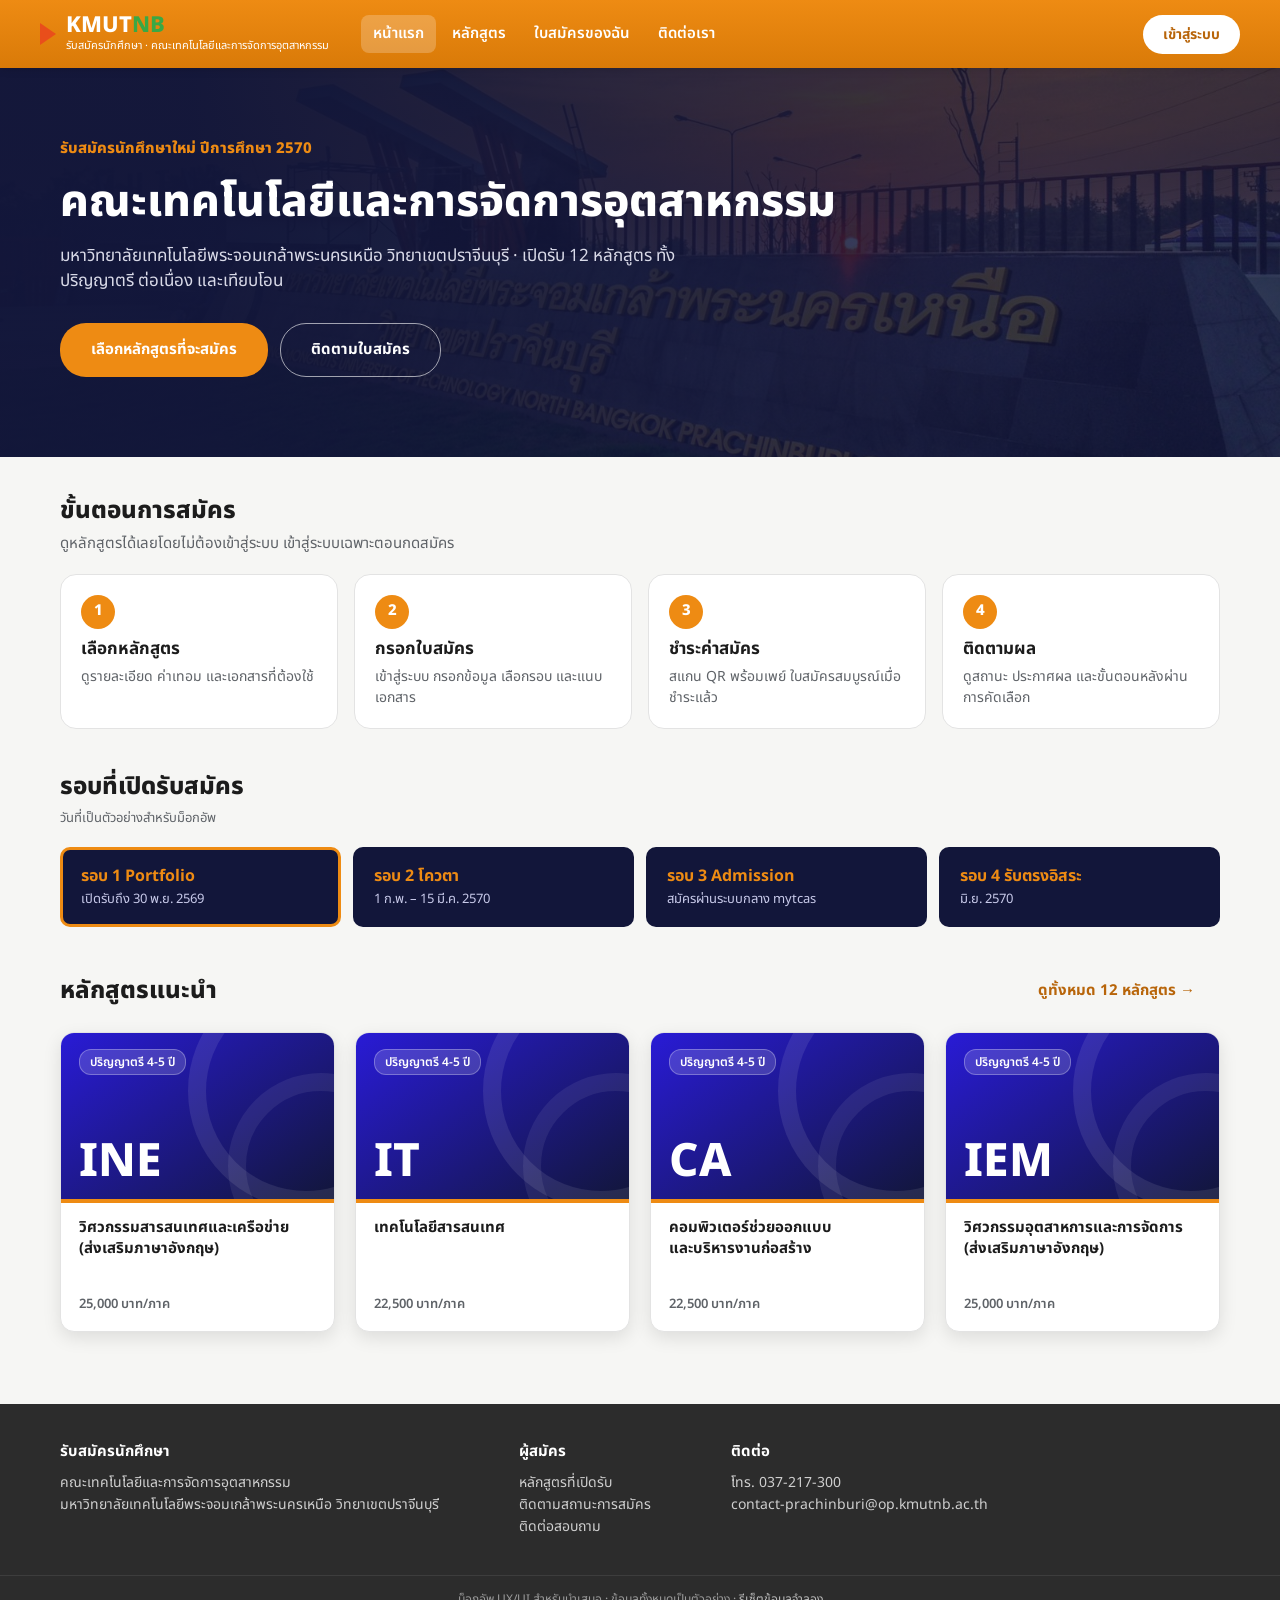
<file: index.html>
<!DOCTYPE html>
<html lang="th">
<head>
<meta charset="UTF-8">
<meta name="viewport" content="width=device-width, initial-scale=1.0">
<title>รับสมัครนักศึกษา | คณะเทคโนโลยีและการจัดการอุตสาหกรรม มจพ. ปราจีนบุรี</title>
<link rel="preconnect" href="https://fonts.googleapis.com">
<link href="https://fonts.googleapis.com/css2?family=Noto+Sans+Thai:wght@400;500;600;700;800&display=swap" rel="stylesheet">
<link rel="stylesheet" href="css/app.css">
</head>
<body data-nav="index.html">
<div id="header"></div>

<main id="main">
  <section class="hero">
    <img src="assets/photos/building2.jpg" alt="">
    <div class="hero-inner">
      <div class="eyebrow">รับสมัครนักศึกษาใหม่ ปีการศึกษา 2570</div>
      <h1>คณะเทคโนโลยีและการจัดการอุตสาหกรรม</h1>
      <p>มหาวิทยาลัยเทคโนโลยีพระจอมเกล้าพระนครเหนือ วิทยาเขตปราจีนบุรี · เปิดรับ 12 หลักสูตร ทั้งปริญญาตรี ต่อเนื่อง และเทียบโอน</p>
      <div class="row">
        <a class="btn btn-primary btn-lg" href="programs.html">เลือกหลักสูตรที่จะสมัคร</a>
        <a class="btn btn-ondark btn-lg" id="trackBtn" href="login.html?next=status.html">ติดตามใบสมัคร</a>
      </div>
    </div>
  </section>

  <div class="container page">
    <section class="home-sec">
      <h2 class="section-title">ขั้นตอนการสมัคร</h2>
      <p class="sub">ดูหลักสูตรได้เลยโดยไม่ต้องเข้าสู่ระบบ เข้าสู่ระบบเฉพาะตอนกดสมัคร</p>
      <div class="steps">
        <div class="step"><div class="num">1</div><h3>เลือกหลักสูตร</h3><p>ดูรายละเอียด ค่าเทอม และเอกสารที่ต้องใช้</p></div>
        <div class="step"><div class="num">2</div><h3>กรอกใบสมัคร</h3><p>เข้าสู่ระบบ กรอกข้อมูล เลือกรอบ และแนบเอกสาร</p></div>
        <div class="step"><div class="num">3</div><h3>ชำระค่าสมัคร</h3><p>สแกน QR พร้อมเพย์ ใบสมัครสมบูรณ์เมื่อชำระแล้ว</p></div>
        <div class="step"><div class="num">4</div><h3>ติดตามผล</h3><p>ดูสถานะ ประกาศผล และขั้นตอนหลังผ่านการคัดเลือก</p></div>
      </div>
    </section>

    <section class="home-sec">
      <h2 class="section-title">รอบที่เปิดรับสมัคร</h2>
      <p class="sub small">วันที่เป็นตัวอย่างสำหรับม็อกอัพ</p>
      <div class="rounds">
        <div class="round now"><b>รอบ 1 Portfolio</b><span>เปิดรับถึง 30 พ.ย. 2569</span></div>
        <div class="round"><b>รอบ 2 โควตา</b><span>1 ก.พ. – 15 มี.ค. 2570</span></div>
        <div class="round"><b>รอบ 3 Admission</b><span>สมัครผ่านระบบกลาง mytcas</span></div>
        <div class="round"><b>รอบ 4 รับตรงอิสระ</b><span>มิ.ย. 2570</span></div>
      </div>
    </section>

    <section class="home-sec">
      <div class="head-row">
        <h2 class="section-title">หลักสูตรแนะนำ</h2>
        <a class="btn btn-ghost" href="programs.html">ดูทั้งหมด 12 หลักสูตร →</a>
      </div>
      <div class="grid-programs" id="featured"></div>
    </section>
  </div>
</main>

<div id="footer"></div>
<script src="js/data.js"></script>
<script src="js/mock.js"></script>
<script>
  document.getElementById("featured").innerHTML =
    ["INE","IT","CA","IEM"].map(c => programCard(programByCode(c))).join("");
  /* already signed in: go straight to my applications */
  if(Store.user) document.getElementById("trackBtn").href = "status.html";
</script>
</body>
</html>
</file>
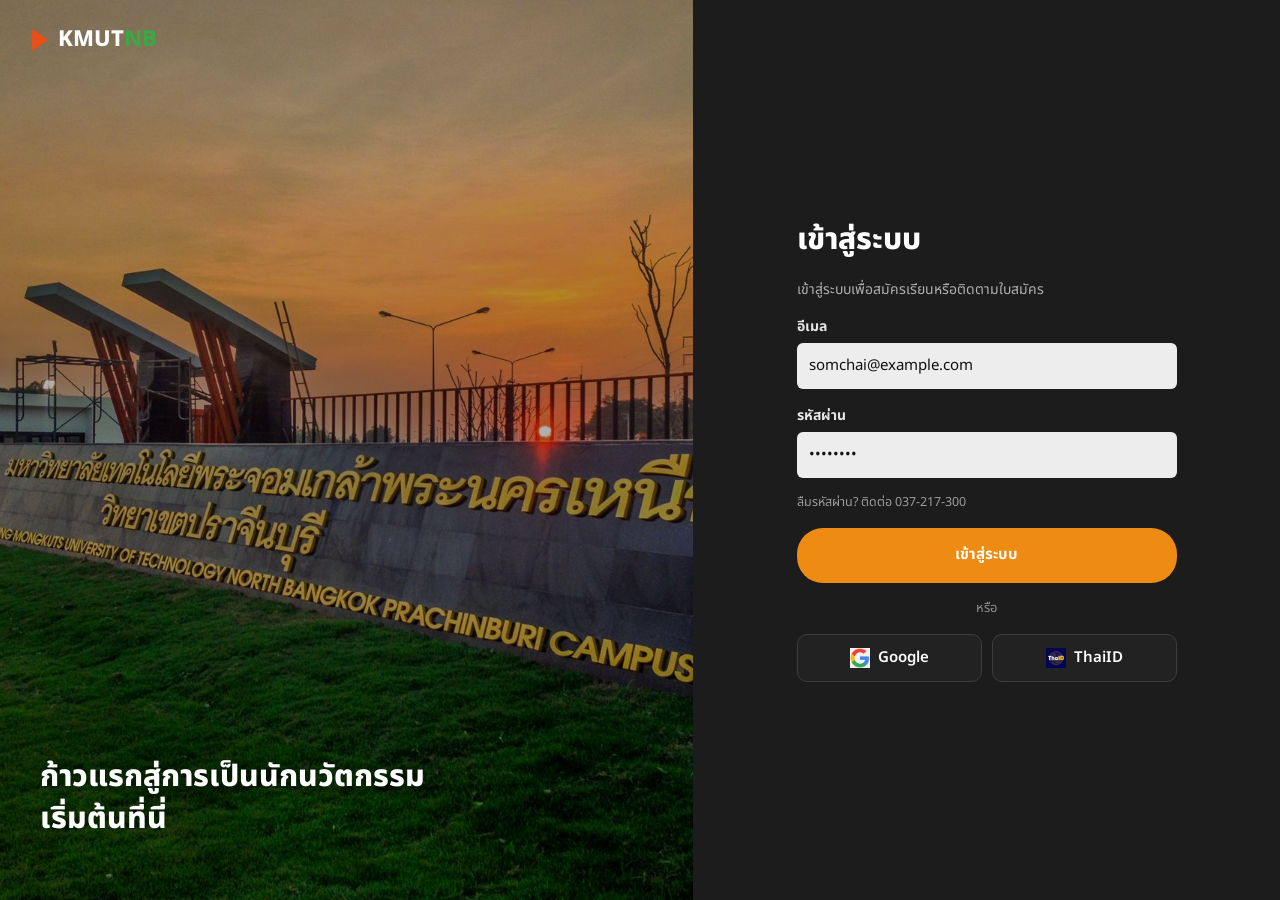
<file: apply.html>
<!DOCTYPE html>
<html lang="th">
<head>
<meta charset="UTF-8">
<meta name="viewport" content="width=device-width, initial-scale=1.0">
<title>รอบและเอกสาร | สมัครเรียน มจพ. ปราจีนบุรี</title>
<link rel="preconnect" href="https://fonts.googleapis.com">
<link href="https://fonts.googleapis.com/css2?family=Noto+Sans+Thai:wght@400;500;600;700;800&display=swap" rel="stylesheet">
<link rel="stylesheet" href="css/app.css">
</head>
<body data-auth="1" data-nav="programs.html" data-step="3">
<div id="header"></div>

<main id="main">
  <div class="narrow page stack">
    <div>
      <h1 class="page-title">สมัครเรียน</h1>
      <div class="apply-for" id="applyFor"></div>
      <ol class="stepper" id="stepper"></ol>
    </div>

    <section class="card">
      <div>
        <h2 class="card-title">เลือกรอบการรับสมัคร</h2>
        <p class="hint">แสดงเฉพาะรอบที่สมัครตรงกับมหาวิทยาลัย</p>
      </div>
      <div class="radios">
        <label class="radio wide"><input type="radio" name="round" value="รอบ 1 Portfolio" checked><span class="lbl">รอบ 1 Portfolio</span><span class="badge b-green">เปิดรับถึง 30 พ.ย. 2569</span></label>
        <label class="radio wide disabled"><input type="radio" name="round" disabled><span class="lbl">รอบ 2 โควตา</span><span class="badge b-gray">เปิด 1 ก.พ. 2570</span></label>
      </div>
      <div class="callout info"><span class="ic">i</span><div>รอบ 3 Admission สมัครผ่านระบบกลาง <a href="https://student.mytcas.com" target="_blank" rel="noopener">mytcas.com</a> ไม่ได้สมัครในระบบนี้</div></div>
    </section>

    <section class="card">
      <div>
        <h2 class="card-title">แนบเอกสาร</h2>
        <p class="hint">PDF หรือรูปภาพ ไม่เกิน 10 MB ต่อไฟล์ · คลิกหรือลากไฟล์มาวาง</p>
      </div>
      <div class="field">
        <span class="label">แฟ้มสะสมผลงาน (Portfolio) <span class="req">*</span></span>
        <label class="upload has"><span class="fi">✓</span><span><span class="t">portfolio-somchai.pdf</span><span class="s">แนบแล้ว · คลิกเพื่อเปลี่ยนไฟล์</span></span><input type="file" accept=".pdf"></label>
      </div>
      <div class="field">
        <span class="label">ระเบียนแสดงผลการเรียน <span class="req">*</span></span>
        <label class="upload has"><span class="fi">✓</span><span><span class="t">transcript.pdf</span><span class="s">แนบแล้ว · คลิกเพื่อเปลี่ยนไฟล์</span></span><input type="file" accept=".pdf,image/*"></label>
      </div>
      <div class="field">
        <span class="label">รูปถ่าย 1-1.5 นิ้ว <span class="req">*</span></span>
        <label class="upload has"><span class="fi">✓</span><span><span class="t">photo.jpg</span><span class="s">แนบแล้ว · คลิกเพื่อเปลี่ยนไฟล์</span></span><input type="file" accept="image/*"></label>
      </div>
      <div class="field">
        <span class="label">สำเนาบัตรประชาชน <span class="req">*</span></span>
        <label class="upload has"><span class="fi">✓</span><span><span class="t">idcard.pdf</span><span class="s">แนบแล้ว · คลิกเพื่อเปลี่ยนไฟล์</span></span><input type="file" accept=".pdf,image/*"></label>
      </div>
      <div class="field">
        <span class="label">สำเนาใบเปลี่ยนชื่อ-สกุล <span class="opt">(ถ้ามี)</span></span>
        <label class="upload"><span class="fi">↑</span><span><span class="t">แนบไฟล์</span><span class="s">คลิกหรือลากไฟล์มาวาง · ไม่เกิน 10 MB</span></span><input type="file" accept=".pdf,image/*"></label>
      </div>
    </section>
  </div>

  <div class="form-bar">
    <div class="narrow">
      <a class="btn btn-outline" href="profile-3.html">← ย้อนกลับ</a>
      <span class="saved" id="docCount">แนบเอกสารครบ 4/4</span>
      <span class="spacer"></span>
      <a class="btn btn-primary btn-lg" id="nextBtn" href="review.html">ถัดไป: ตรวจสอบ →</a>
    </div>
  </div>
</main>

<div id="footer"></div>
<script src="js/data.js"></script>
<script src="js/mock.js"></script>
<script>
  /* returning applicants skip steps 1-3, so "back" leads to the program page instead */
  if(Store.profile.done && document.referrer.indexOf("profile-3.html") === -1){
    const back = document.querySelector(".form-bar .btn-outline");
    back.href = "major.html?code=" + chosenProgram().code;
    back.textContent = "← กลับไปหน้าหลักสูตร";
  }
  const required = () => [...document.querySelectorAll(".upload")].slice(0, 4);
  function count(){
    const n = required().filter(b => b.classList.contains("has")).length;
    const el = document.getElementById("docCount");
    el.textContent = n === 4 ? "แนบเอกสารครบ 4/4" : "แนบเอกสารแล้ว " + n + "/4";
    el.style.color = n === 4 ? "" : "var(--orange-700)";
  }
  document.addEventListener("docs-changed", count);
  document.getElementById("nextBtn").addEventListener("click", e => {
    e.preventDefault();
    Store.saveDraft({ round: document.querySelector('input[name=round]:checked').value });
    location.href = "review.html";
  });
</script>
</body>
</html>
</file>
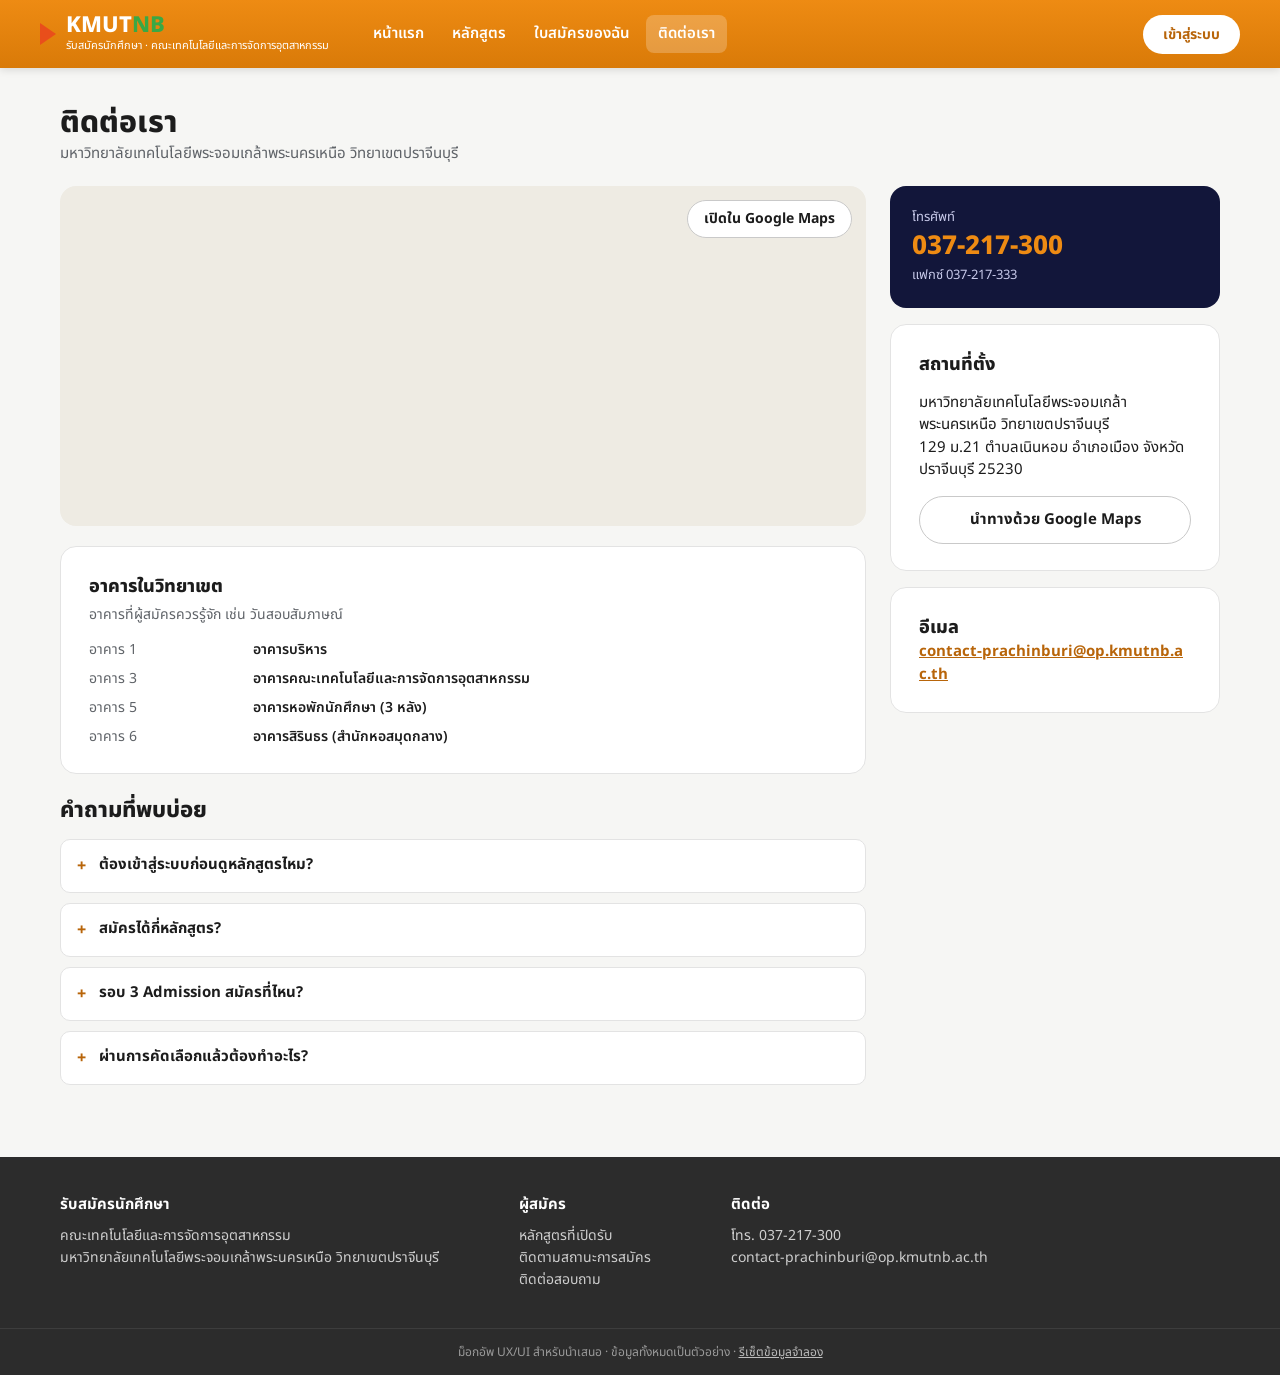
<file: contact.html>
<!DOCTYPE html>
<html lang="th">
<head>
<meta charset="UTF-8">
<meta name="viewport" content="width=device-width, initial-scale=1.0">
<title>ติดต่อเรา | รับสมัครนักศึกษา มจพ. ปราจีนบุรี</title>
<link rel="preconnect" href="https://fonts.googleapis.com">
<link href="https://fonts.googleapis.com/css2?family=Noto+Sans+Thai:wght@400;500;600;700;800&display=swap" rel="stylesheet">
<link rel="stylesheet" href="css/app.css">
</head>
<body data-nav="contact.html">
<div id="header"></div>

<main id="main" class="container page stack">
  <div>
    <h1 class="page-title">ติดต่อเรา</h1>
    <p class="muted">มหาวิทยาลัยเทคโนโลยีพระจอมเกล้าพระนครเหนือ วิทยาเขตปราจีนบุรี</p>
  </div>

  <div class="two-col">
    <div class="stack">
      <div class="map">
        <iframe title="แผนที่ มจพ. วิทยาเขตปราจีนบุรี" loading="lazy" referrerpolicy="no-referrer-when-downgrade"
          src="https://www.google.com/maps?q=14.160517,101.349076&z=16&output=embed"></iframe>
        <a class="btn btn-outline btn-sm open-maps" target="_blank" rel="noopener"
           href="https://www.google.com/maps/dir/?api=1&destination=14.160517,101.349076">เปิดใน Google Maps</a>
      </div>

      <section class="card">
        <div>
          <h2 class="card-title" style="font-size:18px;">อาคารในวิทยาเขต</h2>
          <p class="hint small">อาคารที่ผู้สมัครควรรู้จัก เช่น วันสอบสัมภาษณ์</p>
        </div>
        <dl class="summary">
          <dt>อาคาร 1</dt><dd>อาคารบริหาร</dd>
          <dt>อาคาร 3</dt><dd>อาคารคณะเทคโนโลยีและการจัดการอุตสาหกรรม</dd>
          <dt>อาคาร 5</dt><dd>อาคารหอพักนักศึกษา (3 หลัง)</dd>
          <dt>อาคาร 6</dt><dd>อาคารสิรินธร (สำนักหอสมุดกลาง)</dd>
        </dl>
      </section>

      <section class="faq">
        <h2 class="section-title" style="font-size:22px;margin-bottom:12px;">คำถามที่พบบ่อย</h2>
        <details class="more"><summary>ต้องเข้าสู่ระบบก่อนดูหลักสูตรไหม?</summary><div>ไม่ต้อง ดูหลักสูตรได้เลย เข้าสู่ระบบเฉพาะตอนกด "สมัครหลักสูตรนี้"</div></details>
        <details class="more"><summary>สมัครได้กี่หลักสูตร?</summary><div>สมัครได้หลายหลักสูตร กรอกข้อมูลผู้สมัครครั้งแรกครั้งเดียว หลักสูตรต่อไปเลือกรอบและแนบเอกสารได้เลย</div></details>
        <details class="more"><summary>รอบ 3 Admission สมัครที่ไหน?</summary><div>สมัครผ่านระบบกลาง mytcas.com ไม่ได้สมัครในระบบนี้</div></details>
        <details class="more"><summary>ผ่านการคัดเลือกแล้วต้องทำอะไร?</summary><div>ยืนยันสิทธิ์ที่ mytcas.com ภายในกำหนด แล้วรายงานตัวและขึ้นทะเบียนนักศึกษาใหม่กับมหาวิทยาลัย</div></details>
      </section>
    </div>

    <aside class="aside">
      <div class="fee-box">
        <div class="lbl">โทรศัพท์</div>
        <a class="amt" href="tel:037217300" style="display:block;font-size:26px;text-decoration:none;">037-217-300</a>
        <div class="per">แฟกซ์ 037-217-333</div>
      </div>
      <section class="card">
        <h2 class="card-title" style="font-size:18px;">สถานที่ตั้ง</h2>
        <p>มหาวิทยาลัยเทคโนโลยีพระจอมเกล้าพระนครเหนือ วิทยาเขตปราจีนบุรี<br>129 ม.21 ตำบลเนินหอม อำเภอเมือง จังหวัดปราจีนบุรี 25230</p>
        <a class="btn btn-outline btn-block" target="_blank" rel="noopener" href="https://www.google.com/maps/dir/?api=1&destination=14.160517,101.349076">นำทางด้วย Google Maps</a>
      </section>
      <section class="card">
        <h2 class="card-title" style="font-size:18px;">อีเมล</h2>
        <a href="mailto:contact-prachinburi@op.kmutnb.ac.th" style="color:var(--orange-700);font-weight:700;word-break:break-all;">contact-prachinburi@op.kmutnb.ac.th</a>
      </section>
    </aside>
  </div>
</main>

<div id="footer"></div>
<script src="js/data.js"></script>
<script src="js/mock.js"></script>
</body>
</html>
</file>
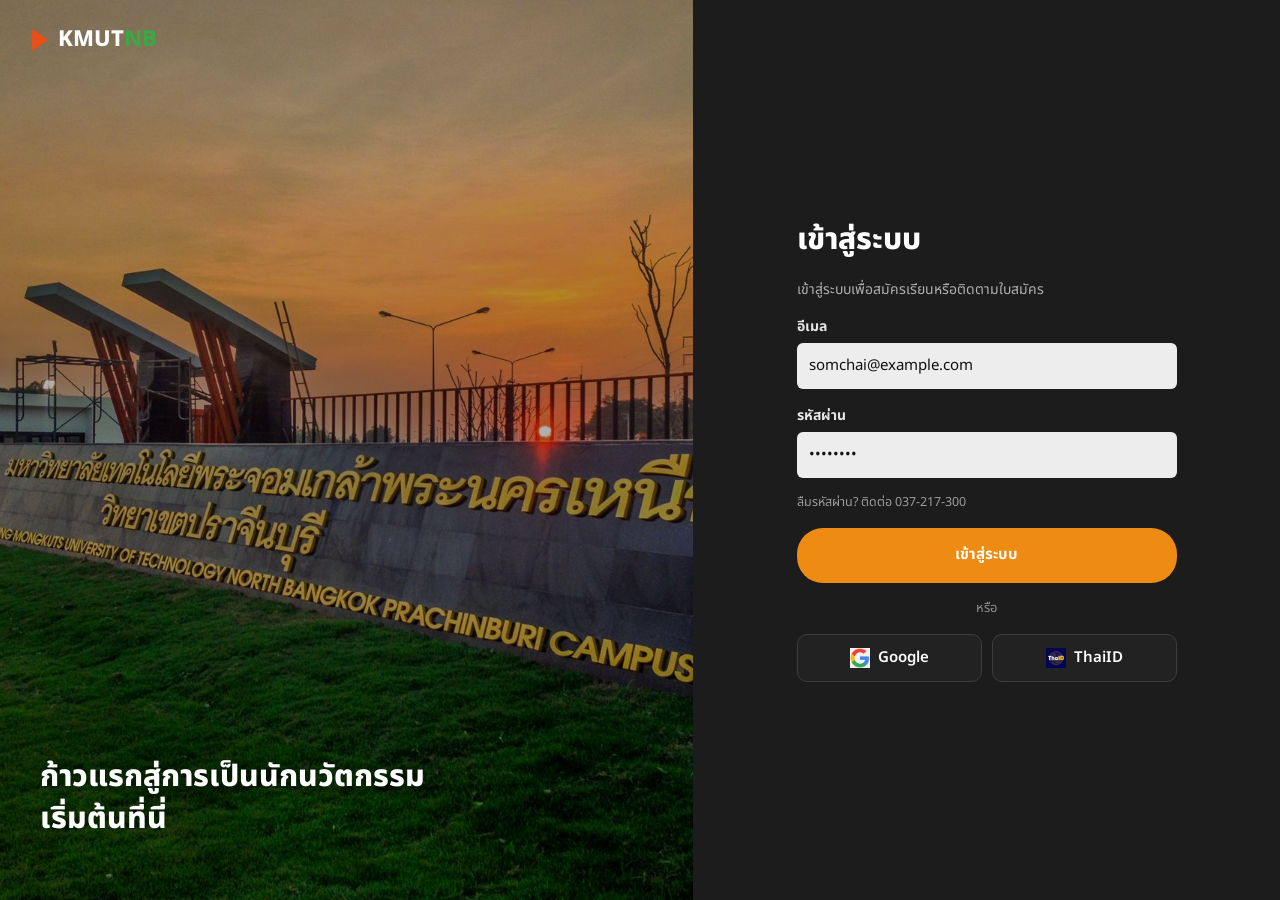
<file: login.html>
<!DOCTYPE html>
<html lang="th">
<head>
<meta charset="UTF-8">
<meta name="viewport" content="width=device-width, initial-scale=1.0">
<title>เข้าสู่ระบบ | รับสมัครนักศึกษา มจพ. ปราจีนบุรี</title>
<link rel="preconnect" href="https://fonts.googleapis.com">
<link href="https://fonts.googleapis.com/css2?family=Noto+Sans+Thai:wght@400;500;600;700;800&display=swap" rel="stylesheet">
<link rel="stylesheet" href="css/app.css">
</head>
<body>
<main class="login" id="main">
  <div class="login-photo">
    <img src="assets/photos/building2.jpg" alt="">
    <a class="brand" href="index.html" aria-label="กลับหน้าแรก">
      <span class="brand-flag"></span>
      <span class="brand-mark">KMUT<span class="nb">NB</span></span>
    </a>
    <div class="quote">ก้าวแรกสู่การเป็นนักนวัตกรรม<br>เริ่มต้นที่นี่</div>
  </div>

  <div class="login-side">
    <form class="login-box" id="form">
      <h1>เข้าสู่ระบบ</h1>
      <p class="lead" id="lead">เข้าสู่ระบบเพื่อสมัครเรียนหรือติดตามใบสมัคร</p>
      <div>
        <label for="email">อีเมล</label>
        <input type="email" id="email" value="somchai@example.com" autocomplete="email">
      </div>
      <div>
        <label for="password">รหัสผ่าน</label>
        <input type="password" id="password" value="12345678" autocomplete="current-password">
      </div>
      <p class="help">ลืมรหัสผ่าน? ติดต่อ 037-217-300</p>
      <button class="btn btn-primary btn-lg btn-block" type="submit">เข้าสู่ระบบ</button>
      <p class="or">หรือ</p>
      <div class="oauth">
        <a href="#" data-go><img src="assets/icons/google.png" alt="">Google</a>
        <a href="#" data-go><img src="assets/icons/thaid.png" alt="">ThaiID</a>
      </div>
    </form>
  </div>
</main>

<script src="js/data.js"></script>
<script src="js/mock.js"></script>
<script>
  /* Where to go after signing in:
     - from "สมัครหลักสูตรนี้" (next=apply): profile step 1 the first time, otherwise round & documents
     - from a page that needed sign-in (next=page.html): back to that page
     - otherwise: first-time applicants fill the profile (Figma 04 → 05), returning ones see their applications */
  const next = qs("next");
  const code = qs("code");
  if(code && programByCode(code)) Store.saveDraft({ code: code.toUpperCase() });
  if(next === "apply") document.getElementById("lead").textContent =
    "เข้าสู่ระบบเพื่อสมัคร " + chosenProgram().code + " · ครั้งแรกจะให้กรอกข้อมูลผู้สมัครก่อน";

  function signInAs(email){
    Store.signIn(email);
    const done = Store.profile.done;
    let dest;
    if(next === "apply") dest = done ? "apply.html" : "profile-1.html";
    else if(next && /^[\w-]+\.html/.test(next)) dest = next;
    else dest = done ? "status.html" : "profile-1.html";
    location.href = dest;
  }
  document.getElementById("form").addEventListener("submit", e => {
    e.preventDefault();
    signInAs(document.getElementById("email").value.trim() || "somchai@example.com");
  });
  document.querySelectorAll("[data-go]").forEach(a => a.addEventListener("click", e => {
    e.preventDefault();
    signInAs(a.textContent.trim() === "Google" ? "somchai@gmail.com" : "somchai@thaid.go.th");
  }));
</script>
</body>
</html>
</file>
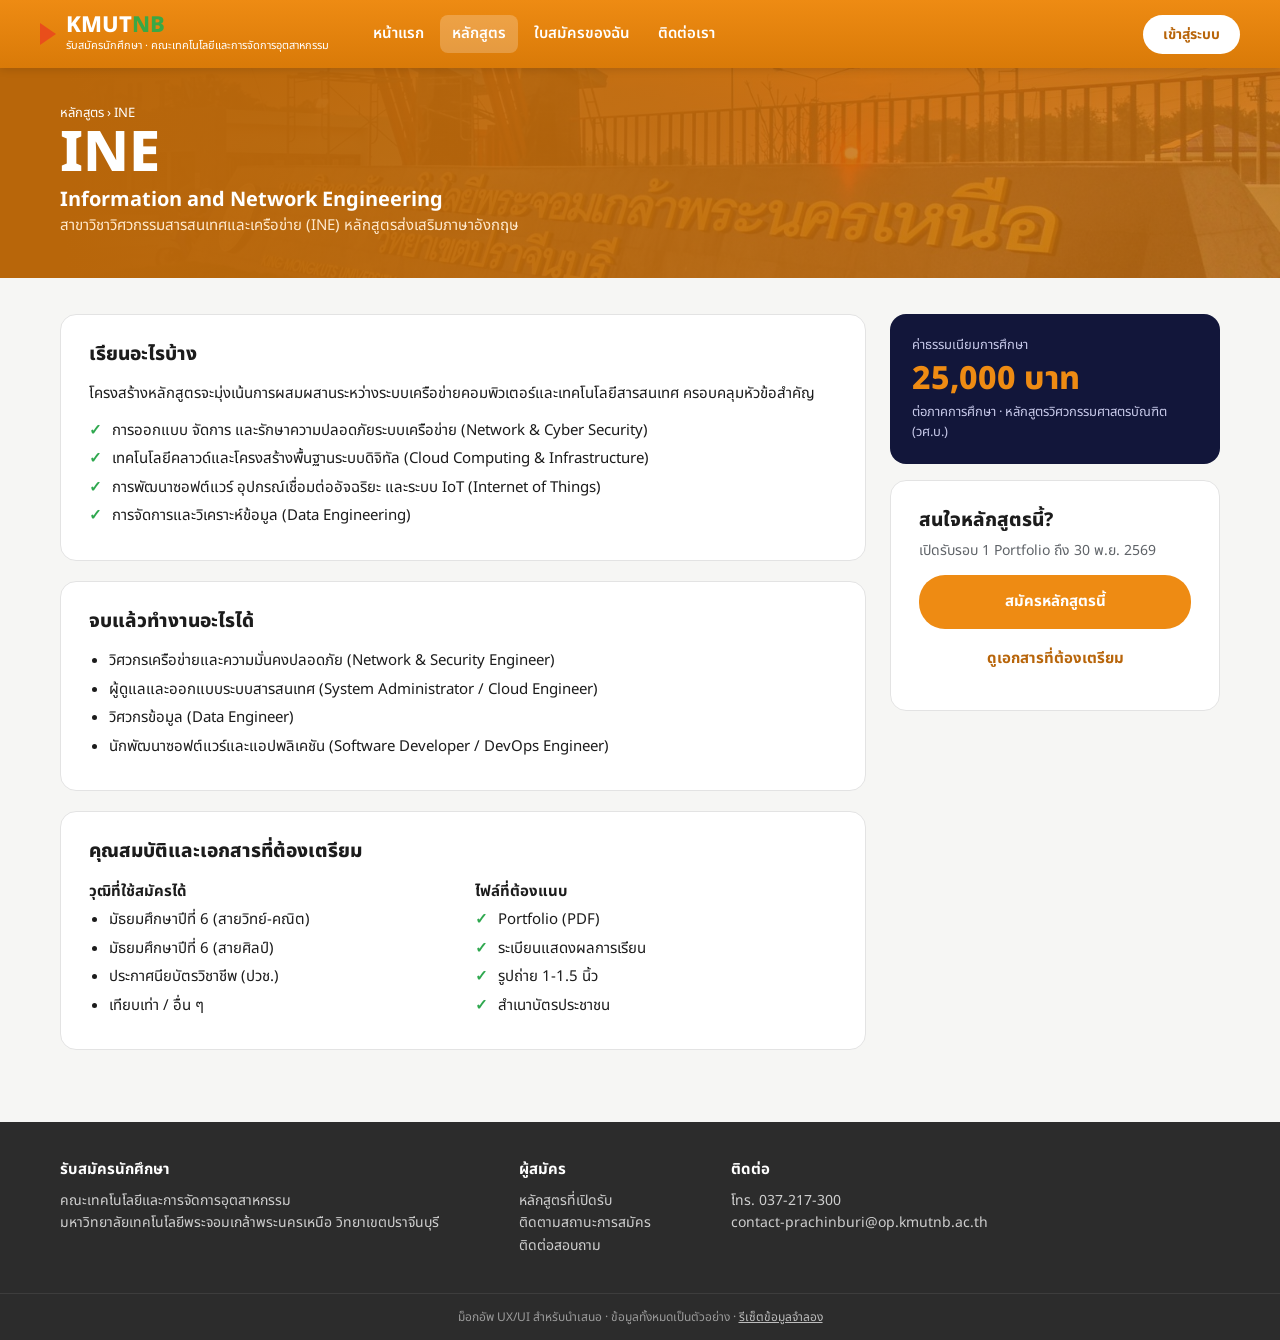
<file: major.html>
<!DOCTYPE html>
<html lang="th">
<head>
<meta charset="UTF-8">
<meta name="viewport" content="width=device-width, initial-scale=1.0">
<title>รายละเอียดหลักสูตร | รับสมัครนักศึกษา มจพ. ปราจีนบุรี</title>
<link rel="preconnect" href="https://fonts.googleapis.com">
<link href="https://fonts.googleapis.com/css2?family=Noto+Sans+Thai:wght@400;500;600;700;800&display=swap" rel="stylesheet">
<link rel="stylesheet" href="css/app.css">
</head>
<body data-nav="programs.html">
<div id="header"></div>

<main id="main">
  <section class="major-hero">
    <img src="assets/photos/building2.jpg" alt="">
    <div class="inner">
      <nav class="crumbs" aria-label="เส้นทาง"><a href="programs.html">หลักสูตร</a> › <span id="crumb"></span></nav>
      <div class="code" id="code"></div>
      <div class="en" id="en"></div>
      <div class="th" id="th"></div>
    </div>
  </section>

  <div class="container page">
    <div class="two-col">
      <div class="stack">
        <section class="card">
          <h2 class="card-title">เรียนอะไรบ้าง</h2>
          <p id="desc"></p>
          <ul class="checklist" id="topics"></ul>
        </section>
        <section class="card">
          <h2 class="card-title">จบแล้วทำงานอะไรได้</h2>
          <ul class="bullets" id="careers"></ul>
        </section>
        <section class="card" id="criteria">
          <h2 class="card-title">คุณสมบัติและเอกสารที่ต้องเตรียม</h2>
          <div class="cols-2">
            <div>
              <h3 style="font-size:15px;">วุฒิที่ใช้สมัครได้</h3>
              <ul class="bullets" id="quals"></ul>
            </div>
            <div>
              <h3 style="font-size:15px;">ไฟล์ที่ต้องแนบ</h3>
              <ul class="checklist">
                <li>Portfolio (PDF)</li>
                <li>ระเบียนแสดงผลการเรียน</li>
                <li>รูปถ่าย 1-1.5 นิ้ว</li>
                <li>สำเนาบัตรประชาชน</li>
              </ul>
            </div>
          </div>
        </section>
      </div>

      <aside class="aside">
        <div class="fee-box">
          <div class="lbl">ค่าธรรมเนียมการศึกษา</div>
          <div class="amt"><span id="fee"></span> บาท</div>
          <div class="per">ต่อภาคการศึกษา · <span id="degree"></span></div>
        </div>
        <div class="card">
          <h2 class="card-title">สนใจหลักสูตรนี้?</h2>
          <p class="hint">เปิดรับรอบ 1 Portfolio ถึง 30 พ.ย. 2569</p>
          <a class="btn btn-primary btn-lg btn-block" id="applyBtn" href="login.html?next=apply">สมัครหลักสูตรนี้</a>
          <a class="btn btn-ghost btn-block" href="#criteria" style="margin-top:6px;">ดูเอกสารที่ต้องเตรียม</a>
        </div>
      </aside>
    </div>
  </div>
</main>

<div id="footer"></div>
<script src="js/data.js"></script>
<script src="js/mock.js"></script>
<script>
  /* this page only shows the program; applying (and remembering it) happens via the button */
  const p = programByCode(qs("code")) || chosenProgram();
  const applied = Store.user && Store.apps.find(a => a.code === p.code);
  const btn = document.getElementById("applyBtn");
  if(applied){ btn.textContent = "ดูใบสมัครของหลักสูตรนี้"; btn.href = "status.html?id=" + applied.id; }
  else btn.href = applyUrl(p.code);
  document.title = p.code + " " + p.fullTitle + " | รับสมัครนักศึกษา มจพ. ปราจีนบุรี";
  document.getElementById("crumb").textContent = p.code;
  document.getElementById("code").textContent = p.code;
  document.getElementById("en").textContent = p.nameEn;
  document.getElementById("th").textContent = p.nameTh;
  document.getElementById("desc").textContent = p.desc;
  document.getElementById("topics").innerHTML = p.topics.map(t => `<li>${esc(t)}</li>`).join("");
  document.getElementById("careers").innerHTML = p.careers.map(t => `<li>${esc(t)}</li>`).join("");
  document.getElementById("fee").textContent = p.tuition;
  document.getElementById("degree").textContent = p.degreeType;
  /* 4-5 year bachelor: ม.6 / ปวช.; continuing & transfer programs: ปวส. (from the descriptions in data.js) */
  const quals = p.degreeGroup === "bachelor"
    ? QUALIFICATIONS.filter(q => q.indexOf("ปวส.") === -1)
    : QUALIFICATIONS.filter(q => q.indexOf("ปวส.") !== -1);
  document.getElementById("quals").innerHTML = quals.map(q => `<li>${esc(q)}</li>`).join("");
</script>
</body>
</html>
</file>
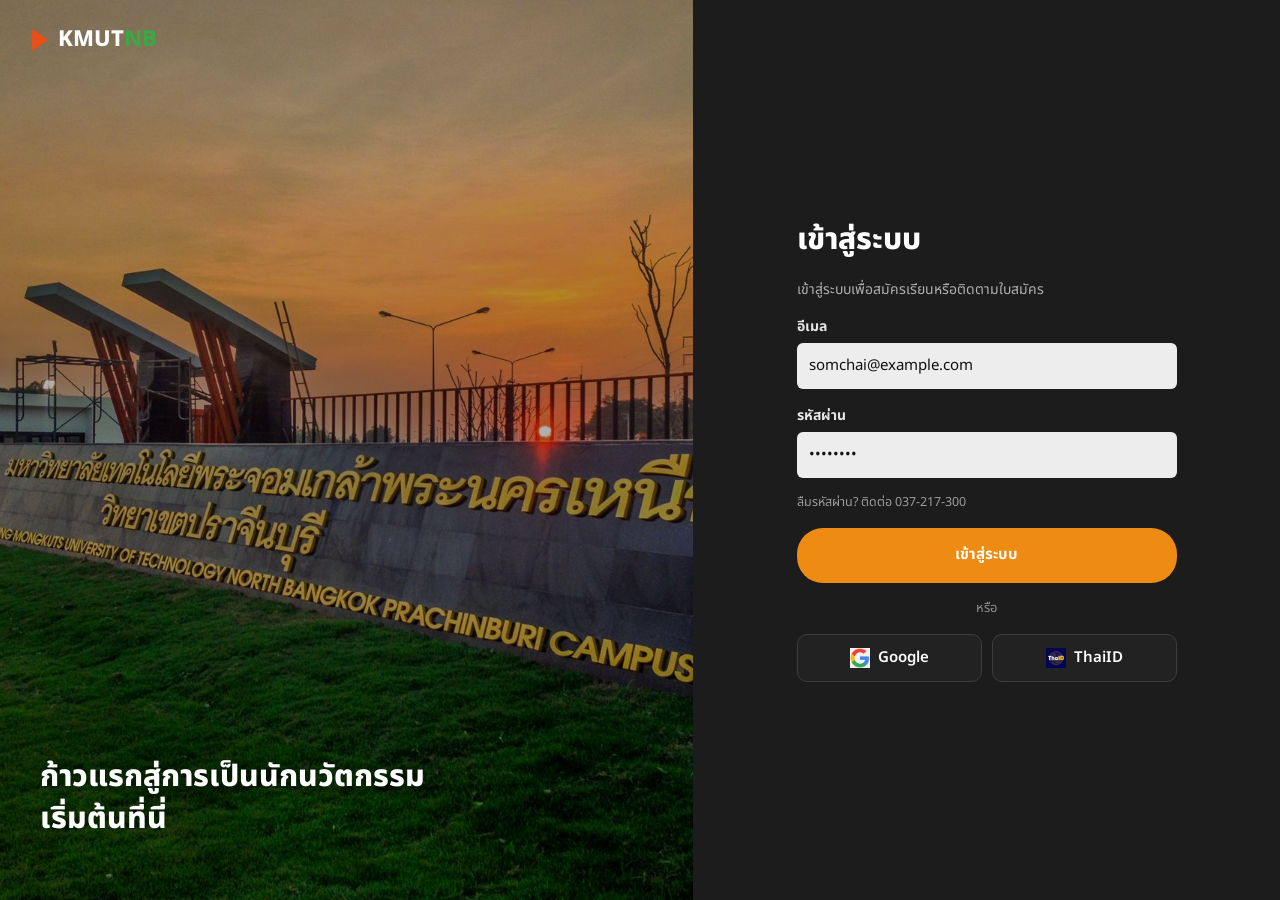
<file: payment.html>
<!DOCTYPE html>
<html lang="th">
<head>
<meta charset="UTF-8">
<meta name="viewport" content="width=device-width, initial-scale=1.0">
<title>ชำระค่าสมัคร | สมัครเรียน มจพ. ปราจีนบุรี</title>
<link rel="preconnect" href="https://fonts.googleapis.com">
<link href="https://fonts.googleapis.com/css2?family=Noto+Sans+Thai:wght@400;500;600;700;800&display=swap" rel="stylesheet">
<link rel="stylesheet" href="css/app.css">
</head>
<body data-auth="1" data-nav="programs.html" data-step="5">
<div id="header"></div>

<main id="main">
  <div class="narrow page stack">
    <div>
      <h1 class="page-title">สมัครเรียน</h1>
      <div class="apply-for" id="applyFor"></div>
      <ol class="stepper" id="stepper"></ol>
    </div>

    <div class="callout ok">
      <span class="ic">✓</span>
      <div><b>บันทึกใบสมัครแล้ว เลขที่ <span class="appid">2570-TM-00123</span></b>ชำระค่าสมัครภายในวันที่ 2 ธ.ค. 2569 เพื่อให้ใบสมัครสมบูรณ์</div>
    </div>

    <section class="card" style="text-align:center;">
      <div>
        <h2 class="card-title">ชำระค่าสมัครด้วย QR พร้อมเพย์</h2>
        <p class="hint">สแกนด้วยแอปธนาคารใดก็ได้</p>
      </div>
      <div class="qr" role="img" aria-label="QR Code ตัวอย่าง">QR Code</div>
      <div class="pay-amount">400.00 บาท</div>
      <dl class="summary" style="max-width:420px;margin-left:auto;margin-right:auto;text-align:left;">
        <dt>เลขที่ใบสมัคร</dt><dd><span class="appid">2570-TM-00123</span></dd>
        <dt>Ref.</dt><dd>2570012300</dd>
        <dt>ชำระภายใน</dt><dd>2 ธ.ค. 2569 เวลา 23:59 น.</dd>
      </dl>
      <p class="hint small">ระบบจะอัปเดตสถานะให้อัตโนมัติภายใน 1 วันทำการหลังชำระเงิน</p>
    </section>

    <div class="row" style="justify-content:center;">
      <a class="btn btn-outline" id="laterBtn" href="status.html">ชำระภายหลัง</a>
      <button class="btn btn-primary btn-lg" type="button" id="paid">ชำระเงินแล้ว (จำลอง)</button>
    </div>
  </div>
</main>

<!-- screen 11: success overlay -->
<div class="modal" id="done" role="dialog" aria-modal="true" aria-labelledby="doneTitle">
  <div class="modal-card">
    <div class="big-check">✓</div>
    <h3 id="doneTitle">สมัครเรียบร้อย</h3>
    <p>ได้รับค่าสมัครแล้ว ใบสมัครเลขที่ <span class="appid">2570-TM-00123</span> อยู่ระหว่างตรวจสอบคุณสมบัติ เราจะแจ้งผลทางอีเมลและในหน้า "ใบสมัครของฉัน"</p>
    <a class="btn btn-primary btn-lg btn-block" id="goStatus" href="status.html">ไปที่ใบสมัครของฉัน</a>
  </div>
</div>

<div id="footer"></div>
<script src="js/data.js"></script>
<script src="js/mock.js"></script>
<script>
  const modal = document.getElementById("done");
  /* the application being paid for (from review.html) */
  const app = Store.app(qs("id")) || Store.apps[0];
  if(!app) location.replace("status.html");
  else {
    document.querySelectorAll(".appid").forEach(s => s.textContent = app.id);
    document.getElementById("laterBtn").href = document.getElementById("goStatus").href = "status.html?id=" + app.id;
  }
  document.getElementById("paid").addEventListener("click", () => {
    if(app) Store.setStatus(app.id, "review");
    modal.classList.add("open");
    modal.querySelector("a").focus();
  });
  /* same as the Figma overlay: click outside or press Esc to close */
  modal.addEventListener("click", e => { if(e.target === modal) modal.classList.remove("open"); });
  document.addEventListener("keydown", e => { if(e.key === "Escape") modal.classList.remove("open"); });
</script>
</body>
</html>
</file>
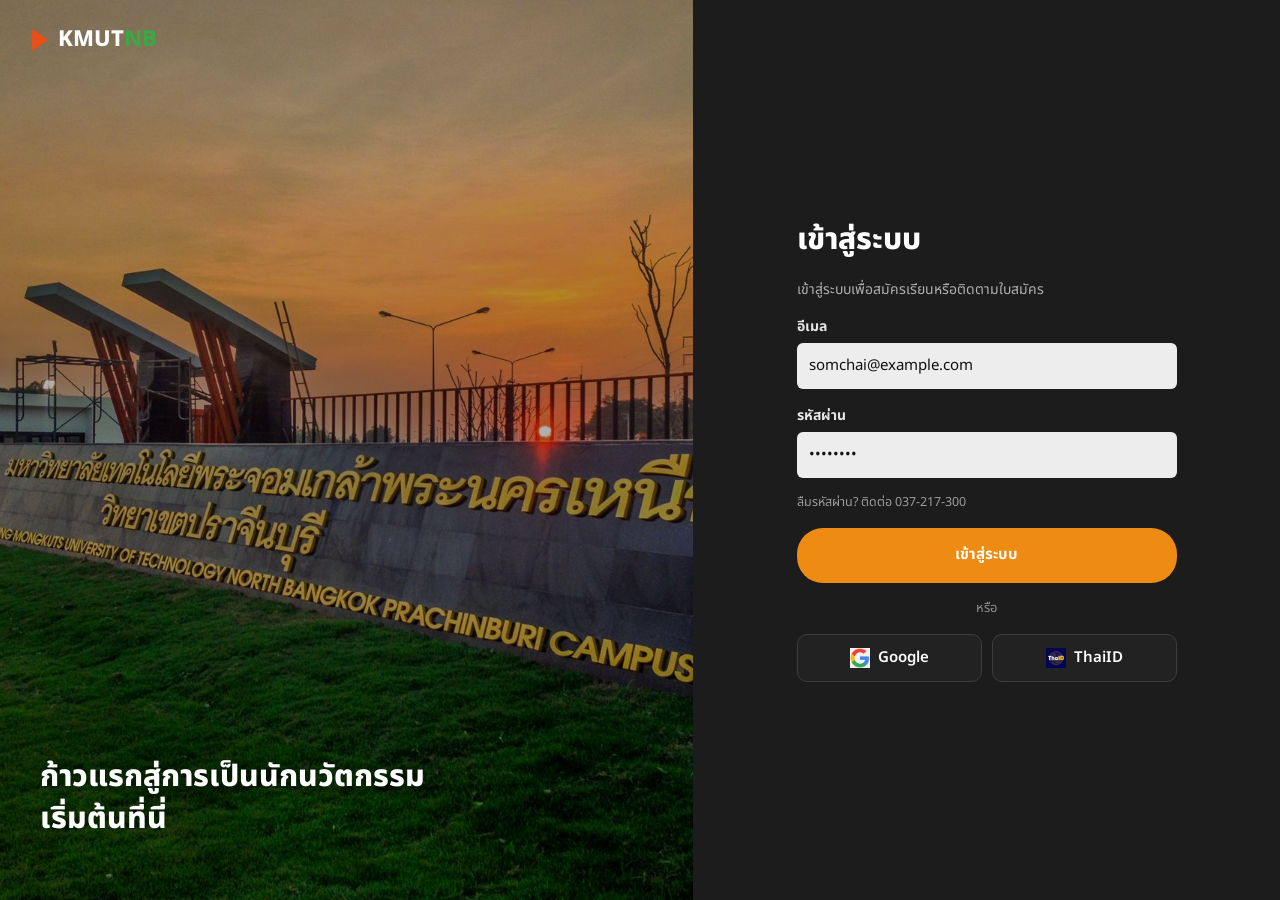
<file: profile-1.html>
<!DOCTYPE html>
<html lang="th">
<head>
<meta charset="UTF-8">
<meta name="viewport" content="width=device-width, initial-scale=1.0">
<title>ข้อมูลส่วนตัว | สมัครเรียน มจพ. ปราจีนบุรี</title>
<link rel="preconnect" href="https://fonts.googleapis.com">
<link href="https://fonts.googleapis.com/css2?family=Noto+Sans+Thai:wght@400;500;600;700;800&display=swap" rel="stylesheet">
<link rel="stylesheet" href="css/app.css">
</head>
<body data-auth="1" data-nav="programs.html" data-step="0">
<div id="header"></div>

<main id="main">
  <form class="narrow page stack" id="form" novalidate>
    <div>
      <h1 class="page-title">สมัครเรียน</h1>
      <div class="apply-for" id="applyFor"></div>
      <ol class="stepper" id="stepper"></ol>
    </div>

    <div class="callout info">
      <span class="ic">i</span>
      <div><b>กรอกข้อมูลผู้สมัครครั้งแรกครั้งเดียว</b>ครั้งถัดไปที่สมัครหลักสูตรอื่น ระบบจะข้ามไปขั้น "รอบและเอกสาร" ให้เลย</div>
    </div>

    <section class="card">
      <div>
        <h2 class="card-title">ข้อมูลส่วนตัว</h2>
        <p class="hint">ใช้ข้อมูลตามบัตรประชาชน · ช่องที่มี * ต้องกรอก</p>
      </div>
      <div class="avatar-pick">
        <img class="ph" id="avatar" src="assets/icons/avatar.jpg" alt="รูปโปรไฟล์" style="object-fit:cover;border-style:solid;">
        <div>
          <label class="btn btn-outline btn-sm">เปลี่ยนรูป<input type="file" id="photo" accept="image/*" hidden></label>
          <p class="hint small" style="margin-top:6px;">รูปหน้าตรง พื้นหลังสีเรียบ ไม่เกิน 10 MB</p>
        </div>
      </div>
      <div class="fields">
        <div class="field full"><label for="a">เลขบัตรประชาชน <span class="req">*</span></label><input id="a" data-k="idcard" inputmode="numeric" required></div>
        <div class="field"><label for="b">คำนำหน้า <span class="req">*</span></label><select id="b" data-k="title" required><option>นาย</option><option>นางสาว</option><option>นาง</option></select></div>
        <div class="field"><label for="c">วันเกิด <span class="req">*</span></label><input id="c" data-k="dob" placeholder="วว/ดด/ปปปป" required></div>
        <div class="field"><label for="d">ชื่อ <span class="req">*</span></label><input id="d" data-k="fname" required></div>
        <div class="field"><label for="e">นามสกุล <span class="req">*</span></label><input id="e" data-k="lname" required></div>
        <div class="field"><label for="f">ชื่อ (ภาษาอังกฤษ) <span class="req">*</span></label><input id="f" data-k="fname_en" required></div>
        <div class="field"><label for="g">นามสกุล (ภาษาอังกฤษ) <span class="req">*</span></label><input id="g" data-k="lname_en" required></div>
        <div class="field"><label for="h">เพศ <span class="opt">(ไม่บังคับ)</span></label><select id="h" data-k="gender"><option>ชาย</option><option>หญิง</option><option>ไม่ระบุ</option></select></div>
        <div class="field"><label for="i">ความต้องการพิเศษ <span class="opt">(ไม่บังคับ)</span></label><select id="i" data-k="special"><option>ไม่มี</option><option>มี</option></select></div>
      </div>
    </section>
  </form>

  <div class="form-bar">
    <div class="narrow">
      <a class="btn btn-outline" id="backBtn" href="major.html">← กลับไปหน้าหลักสูตร</a>
      <span class="spacer"></span>
      <button class="btn btn-primary btn-lg" type="submit" form="form">ถัดไป: ช่องทางติดต่อ →</button>
    </div>
  </div>
</main>

<div id="footer"></div>
<script src="js/data.js"></script>
<script src="js/mock.js"></script>
<script>
  const form = document.getElementById("form");
  fillForm(form);
  document.getElementById("backBtn").href = "major.html?code=" + chosenProgram().code;
  document.getElementById("photo").addEventListener("change", e => {
    const f = e.target.files[0]; if(!f) return;
    document.getElementById("avatar").src = URL.createObjectURL(f);
    toast("เปลี่ยนรูปโปรไฟล์แล้ว");
  });
  form.addEventListener("submit", e => {
    e.preventDefault();
    if(!checkRequired(form)) return;
    Store.saveProfile(readForm(form));
    location.href = "profile-2.html";
  });
</script>
</body>
</html>
</file>
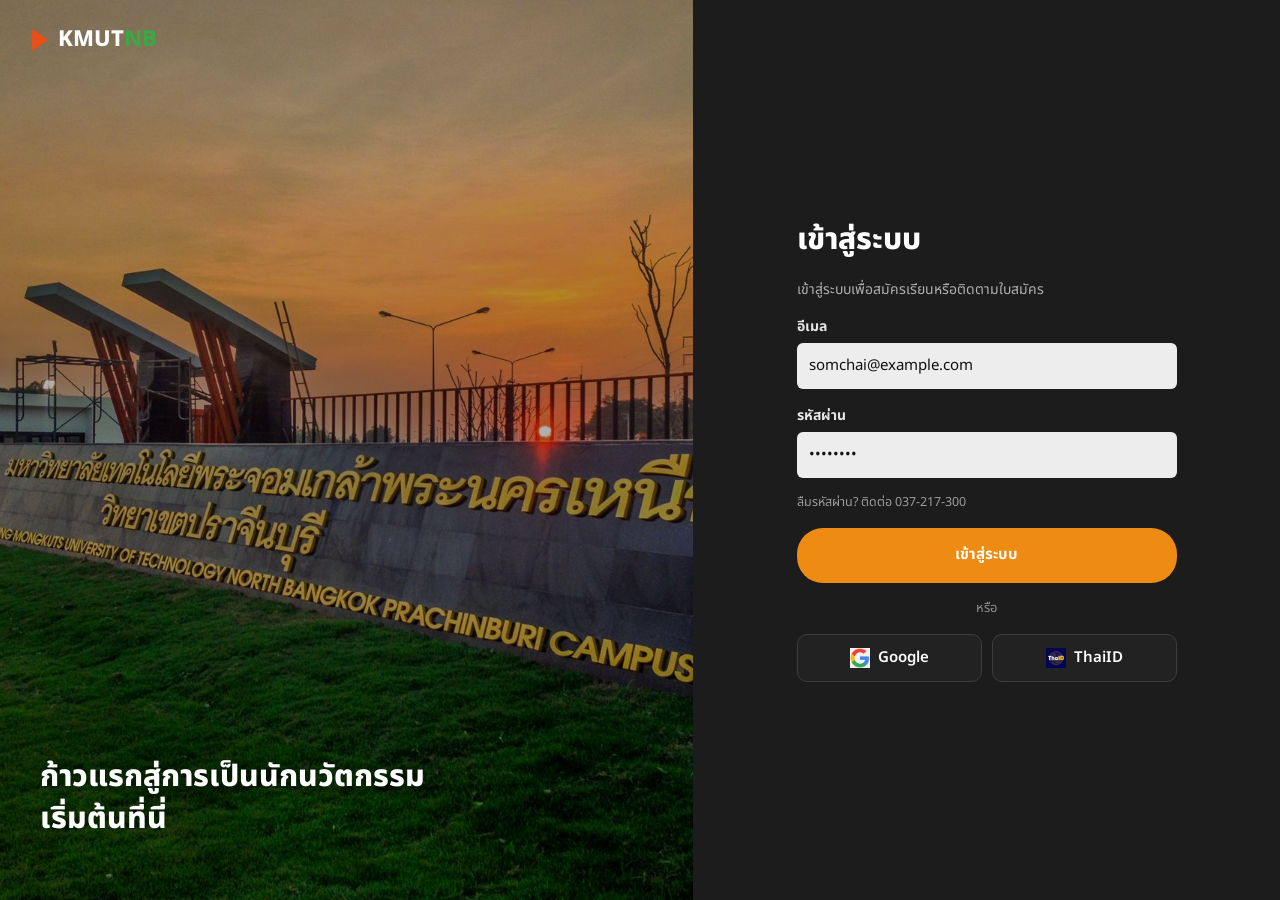
<file: profile-2.html>
<!DOCTYPE html>
<html lang="th">
<head>
<meta charset="UTF-8">
<meta name="viewport" content="width=device-width, initial-scale=1.0">
<title>ช่องทางติดต่อ | สมัครเรียน มจพ. ปราจีนบุรี</title>
<link rel="preconnect" href="https://fonts.googleapis.com">
<link href="https://fonts.googleapis.com/css2?family=Noto+Sans+Thai:wght@400;500;600;700;800&display=swap" rel="stylesheet">
<link rel="stylesheet" href="css/app.css">
</head>
<body data-auth="1" data-nav="programs.html" data-step="1">
<div id="header"></div>

<main id="main">
  <form class="narrow page stack" id="form" novalidate>
    <div>
      <h1 class="page-title">สมัครเรียน</h1>
      <div class="apply-for" id="applyFor"></div>
      <ol class="stepper" id="stepper"></ol>
    </div>

    <section class="card">
      <div>
        <h2 class="card-title">ช่องทางการติดต่อ</h2>
        <p class="hint">เราจะแจ้งผลการสมัครทางอีเมลและเบอร์โทรนี้</p>
      </div>
      <div class="fields">
        <div class="field"><label for="a">อีเมล <span class="req">*</span></label><input id="a" type="email" data-k="email" required></div>
        <div class="field"><label for="b">เบอร์มือถือ <span class="req">*</span></label><input id="b" type="tel" data-k="phone" required></div>
        <div class="field full"><label for="c">ที่อยู่ปัจจุบัน <span class="req">*</span></label><textarea id="c" data-k="address" required></textarea></div>
        <div class="field"><label for="d">จังหวัด <span class="req">*</span></label><input id="d" data-k="province" required></div>
        <div class="field"><label for="e">รหัสไปรษณีย์ <span class="req">*</span></label><input id="e" data-k="zip" inputmode="numeric" required></div>
      </div>
    </section>

    <section class="card">
      <div>
        <h2 class="card-title">ผู้ปกครองที่ติดต่อได้</h2>
        <p class="hint">บุคคลที่เราติดต่อได้ในกรณีจำเป็น</p>
      </div>
      <div class="field">
        <span class="label">ความสัมพันธ์ <span class="req">*</span></span>
        <div class="radios">
          <label class="radio"><input type="radio" name="rel" data-k="g_rel" value="บิดา"> บิดา</label>
          <label class="radio"><input type="radio" name="rel" data-k="g_rel" value="มารดา"> มารดา</label>
          <label class="radio"><input type="radio" name="rel" data-k="g_rel" value="อื่น ๆ"> อื่น ๆ</label>
        </div>
      </div>
      <div class="fields">
        <div class="field"><label for="f">ชื่อ-นามสกุล <span class="req">*</span></label><input id="f" data-k="g_name" required></div>
        <div class="field"><label for="g">เบอร์มือถือ <span class="req">*</span></label><input id="g" type="tel" data-k="g_phone" required></div>
      </div>
      <label class="check"><input type="checkbox" data-k="g_same"> ที่อยู่เดียวกับผู้สมัคร</label>
    </section>

    <details class="more">
      <summary>ข้อมูลบิดา-มารดาเพิ่มเติม <span class="opt">(ไม่บังคับ)</span></summary>
      <div class="fields">
        <div class="field"><label for="h">ชื่อ-นามสกุล บิดา</label><input id="h" data-k="f_name"></div>
        <div class="field"><label for="i">เบอร์โทร บิดา</label><input id="i" type="tel" data-k="f_phone"></div>
        <div class="field"><label for="j">ชื่อ-นามสกุล มารดา</label><input id="j" data-k="m_name"></div>
        <div class="field"><label for="k">เบอร์โทร มารดา</label><input id="k" type="tel" data-k="m_phone"></div>
      </div>
    </details>
  </form>

  <div class="form-bar">
    <div class="narrow">
      <a class="btn btn-outline" href="profile-1.html">← ย้อนกลับ</a>
      <span class="saved">บันทึกอัตโนมัติแล้ว</span>
      <span class="spacer"></span>
      <button class="btn btn-primary btn-lg" type="submit" form="form">ถัดไป: การศึกษา →</button>
    </div>
  </div>
</main>

<div id="footer"></div>
<script src="js/data.js"></script>
<script src="js/mock.js"></script>
<script>
  const form = document.getElementById("form");
  fillForm(form);
  form.addEventListener("input", () => Store.saveProfile(readForm(form)));
  form.addEventListener("submit", e => {
    e.preventDefault();
    if(!checkRequired(form)) return;
    Store.saveProfile(readForm(form));
    location.href = "profile-3.html";
  });
</script>
</body>
</html>
</file>
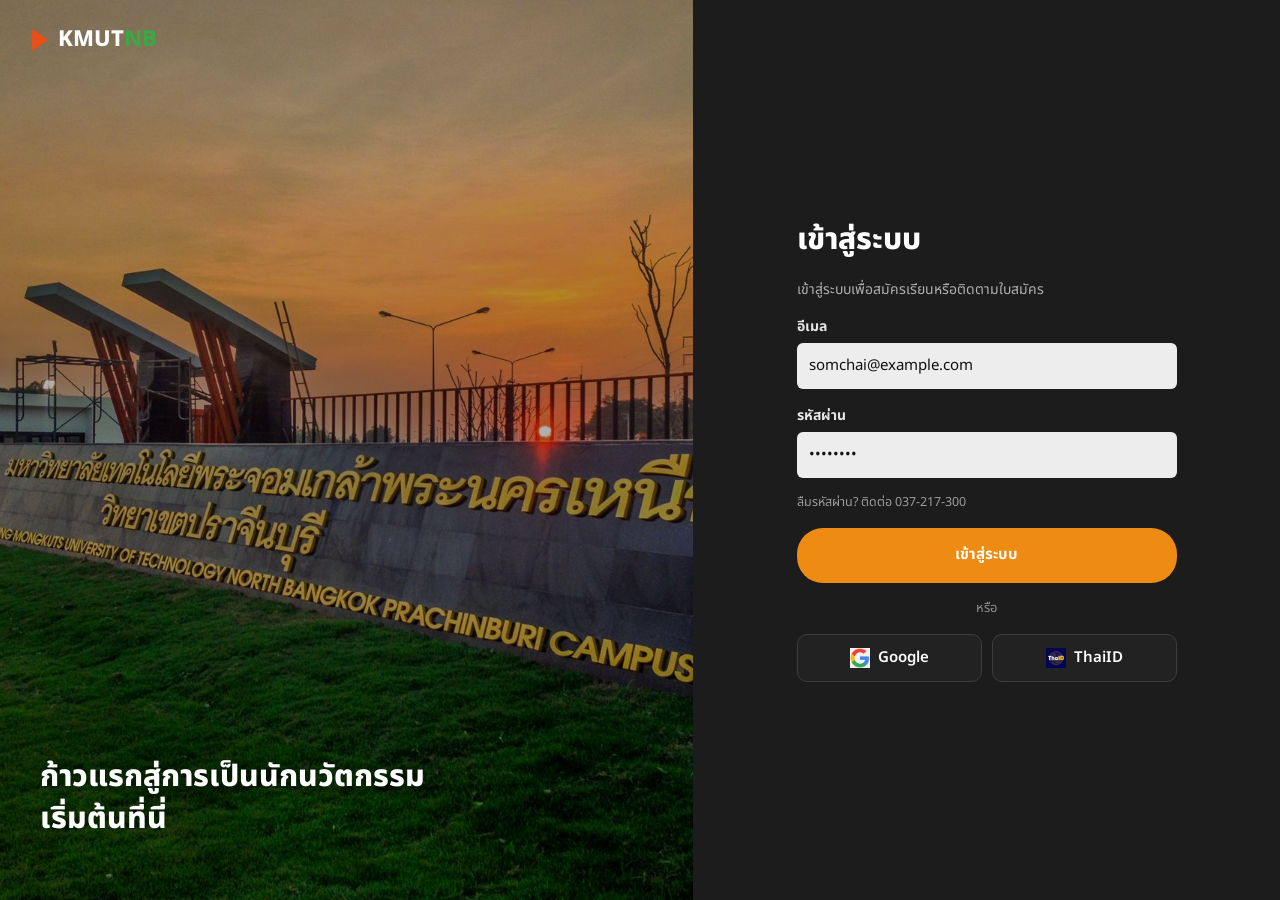
<file: profile-3.html>
<!DOCTYPE html>
<html lang="th">
<head>
<meta charset="UTF-8">
<meta name="viewport" content="width=device-width, initial-scale=1.0">
<title>ข้อมูลการศึกษา | สมัครเรียน มจพ. ปราจีนบุรี</title>
<link rel="preconnect" href="https://fonts.googleapis.com">
<link href="https://fonts.googleapis.com/css2?family=Noto+Sans+Thai:wght@400;500;600;700;800&display=swap" rel="stylesheet">
<link rel="stylesheet" href="css/app.css">
</head>
<body data-auth="1" data-nav="programs.html" data-step="2">
<div id="header"></div>

<main id="main">
  <form class="narrow page stack" id="form" novalidate>
    <div>
      <h1 class="page-title">สมัครเรียน</h1>
      <div class="apply-for" id="applyFor"></div>
      <ol class="stepper" id="stepper"></ol>
    </div>

    <section class="card">
      <div>
        <h2 class="card-title">ข้อมูลการศึกษา</h2>
        <p class="hint">วุฒิล่าสุดที่ใช้สมัคร</p>
      </div>
      <div class="field">
        <span class="label">สถานะ <span class="req">*</span></span>
        <div class="radios">
          <label class="radio"><input type="radio" name="st" data-k="e_state" value="กำลังศึกษาอยู่"> กำลังศึกษาอยู่</label>
          <label class="radio"><input type="radio" name="st" data-k="e_state" value="จบการศึกษาแล้ว"> จบการศึกษาแล้ว</label>
        </div>
      </div>
      <div class="fields">
        <div class="field"><label for="a">ระดับการศึกษา <span class="req">*</span></label><select id="a" data-k="e_level" required><option>มัธยมศึกษาปีที่ 6 (สายวิทย์-คณิต)</option><option>มัธยมศึกษาปีที่ 6 (สายศิลป์)</option><option>ประกาศนียบัตรวิชาชีพ (ปวช.)</option><option>ประกาศนียบัตรวิชาชีพชั้นสูง (ปวส.)</option></select></div>
        <div class="field"><label for="b">แผนการเรียน / สาขา <span class="req">*</span></label><input id="b" data-k="e_plan" required></div>
        <div class="field full"><label for="c">ชื่อสถานศึกษา <span class="req">*</span></label><input id="c" data-k="e_school" required></div>
        <div class="field"><label for="d">เกรดเฉลี่ยสะสม (GPAX) <span class="req">*</span></label><input id="d" data-k="gpax" inputmode="decimal" required><p class="help">ถ้ายังเรียนอยู่ ใช้เกรดเฉลี่ยถึงภาคเรียนล่าสุด</p></div>
        <div class="field"><label for="e">ปีที่จบ / คาดว่าจะจบ</label><select id="e" data-k="grad"><option>2569</option><option>2570</option></select></div>
      </div>
    </section>

    <details class="more">
      <summary>คะแนนสอบภาษาอังกฤษ <span class="opt">(ถ้ามี)</span></summary>
      <div class="fields">
        <div class="field"><label for="f">ประเภทการสอบ</label><select id="f" data-k="l_type"><option>ไม่มี</option><option>TOEIC</option><option>IELTS</option><option>TOEFL</option></select></div>
        <div class="field"><label for="g">คะแนน</label><input id="g" data-k="l_score"></div>
      </div>
    </details>
    <details class="more">
      <summary>ความสามารถพิเศษ / ผลงาน <span class="opt">(ถ้ามี)</span></summary>
      <div class="field"><label for="h">รายละเอียด</label><textarea id="h" data-k="talent" placeholder="เช่น รางวัลการแข่งขันหุ่นยนต์ระดับจังหวัด"></textarea></div>
    </details>
  </form>

  <div class="form-bar">
    <div class="narrow">
      <a class="btn btn-outline" href="profile-2.html">← ย้อนกลับ</a>
      <span class="saved">บันทึกอัตโนมัติแล้ว</span>
      <span class="spacer"></span>
      <button class="btn btn-primary btn-lg" type="submit" form="form">ถัดไป: รอบและเอกสาร →</button>
    </div>
  </div>
</main>

<div id="footer"></div>
<script src="js/data.js"></script>
<script src="js/mock.js"></script>
<script>
  const form = document.getElementById("form");
  fillForm(form);
  form.addEventListener("input", () => Store.saveProfile(readForm(form)));
  form.addEventListener("submit", e => {
    e.preventDefault();
    if(!checkRequired(form)) return;
    /* profile complete: next applications skip steps 1-3 */
    Store.saveProfile(Object.assign(readForm(form), { done:true }));
    location.href = "apply.html";
  });
</script>
</body>
</html>
</file>
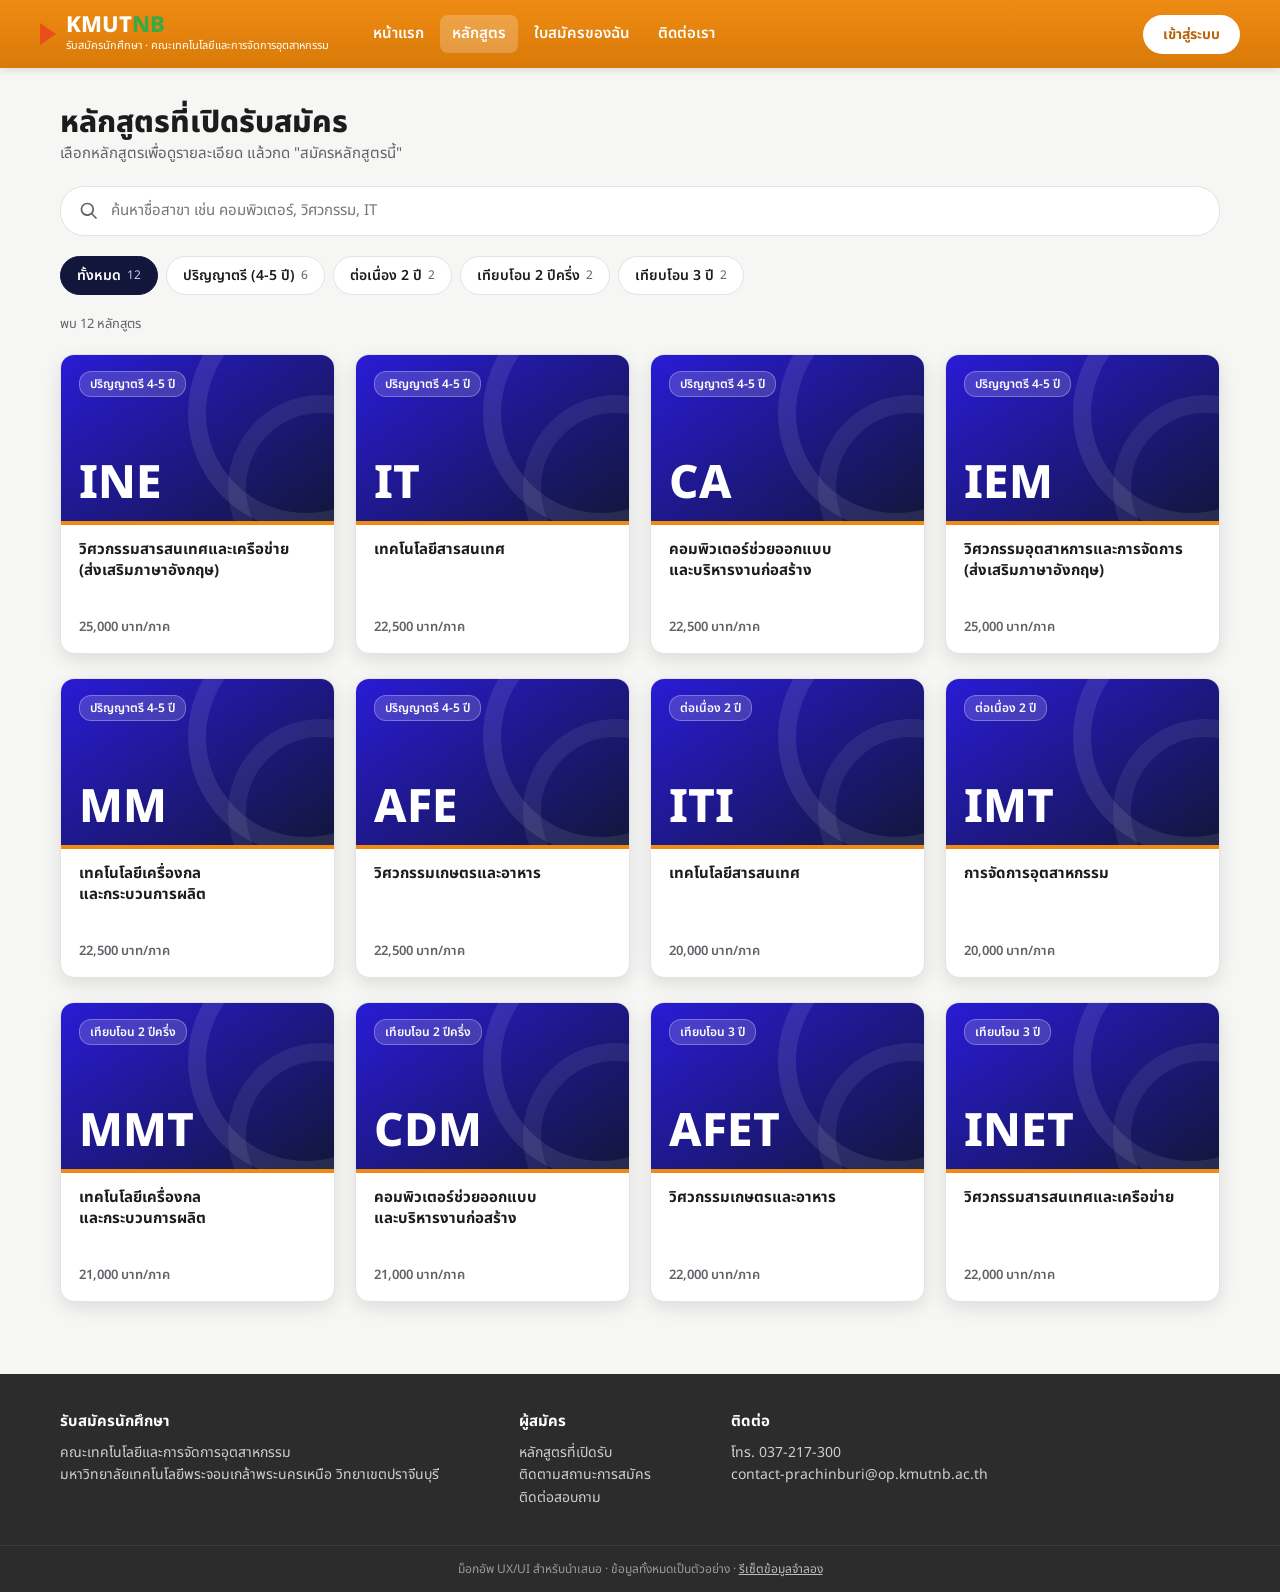
<file: programs.html>
<!DOCTYPE html>
<html lang="th">
<head>
<meta charset="UTF-8">
<meta name="viewport" content="width=device-width, initial-scale=1.0">
<title>หลักสูตรที่เปิดรับ | รับสมัครนักศึกษา มจพ. ปราจีนบุรี</title>
<link rel="preconnect" href="https://fonts.googleapis.com">
<link href="https://fonts.googleapis.com/css2?family=Noto+Sans+Thai:wght@400;500;600;700;800&display=swap" rel="stylesheet">
<link rel="stylesheet" href="css/app.css">
</head>
<body data-nav="programs.html">
<div id="header"></div>

<main id="main" class="container page stack">
  <div>
    <h1 class="page-title">หลักสูตรที่เปิดรับสมัคร</h1>
    <p class="muted">เลือกหลักสูตรเพื่อดูรายละเอียด แล้วกด "สมัครหลักสูตรนี้"</p>
  </div>

  <label class="search">
    <svg viewBox="0 0 24 24" aria-hidden="true"><path d="M10 2a8 8 0 0 1 6.32 12.9l5.39 5.39-1.42 1.42-5.39-5.39A8 8 0 1 1 10 2zm0 2a6 6 0 1 0 0 12 6 6 0 0 0 0-12z"/></svg>
    <span class="sr-only">ค้นหาหลักสูตร</span>
    <input type="search" id="q" placeholder="ค้นหาชื่อสาขา เช่น คอมพิวเตอร์, วิศวกรรม, IT">
  </label>
  <div class="chips" id="chips" role="group" aria-label="กรองตามระดับหลักสูตร"></div>
  <p class="small muted" id="count" aria-live="polite"></p>
  <div class="grid-programs" id="grid"></div>
  <div class="empty card" id="empty" hidden>
    <p>ไม่พบหลักสูตรที่ตรงกับคำค้นหา</p>
    <button class="btn btn-outline btn-sm" type="button" id="reset" style="margin-top:12px;">ล้างการค้นหา</button>
  </div>
</main>

<div id="footer"></div>
<script src="js/data.js"></script>
<script src="js/mock.js"></script>
<script>
  let filter = "all";
  const q = document.getElementById("q");
  const LABEL = { bachelor:"ปริญญาตรี (4-5 ปี)", continuing2:"ต่อเนื่อง 2 ปี", transfer25:"เทียบโอน 2 ปีครึ่ง", transfer3:"เทียบโอน 3 ปี" };

  function render(){
    const chips = [["all", "ทั้งหมด", PROGRAMS.length]]
      .concat(DEGREE_GROUPS.map(g => [g.key, LABEL[g.key], PROGRAMS.filter(p => p.degreeGroup === g.key).length]));
    document.getElementById("chips").innerHTML = chips.map(([k, label, n]) =>
      `<button class="chip" type="button" data-k="${k}" aria-pressed="${filter === k}">${label}<span class="n">${n}</span></button>`).join("");
    document.querySelectorAll(".chip").forEach(c => c.addEventListener("click", () => { filter = c.dataset.k; render(); }));

    const term = q.value.trim().toLowerCase();
    const shown = orderedPrograms().filter(p =>
      (filter === "all" || p.degreeGroup === filter) &&
      (!term || [p.code, p.nameTh, p.nameEn].join(" ").toLowerCase().includes(term)));
    document.getElementById("grid").innerHTML = shown.map(programCard).join("");
    document.getElementById("empty").hidden = shown.length > 0;
    document.getElementById("count").textContent = "พบ " + shown.length + " หลักสูตร";
  }
  q.addEventListener("input", render);
  document.getElementById("reset").addEventListener("click", () => { q.value = ""; filter = "all"; render(); });
  render();
</script>
</body>
</html>
</file>
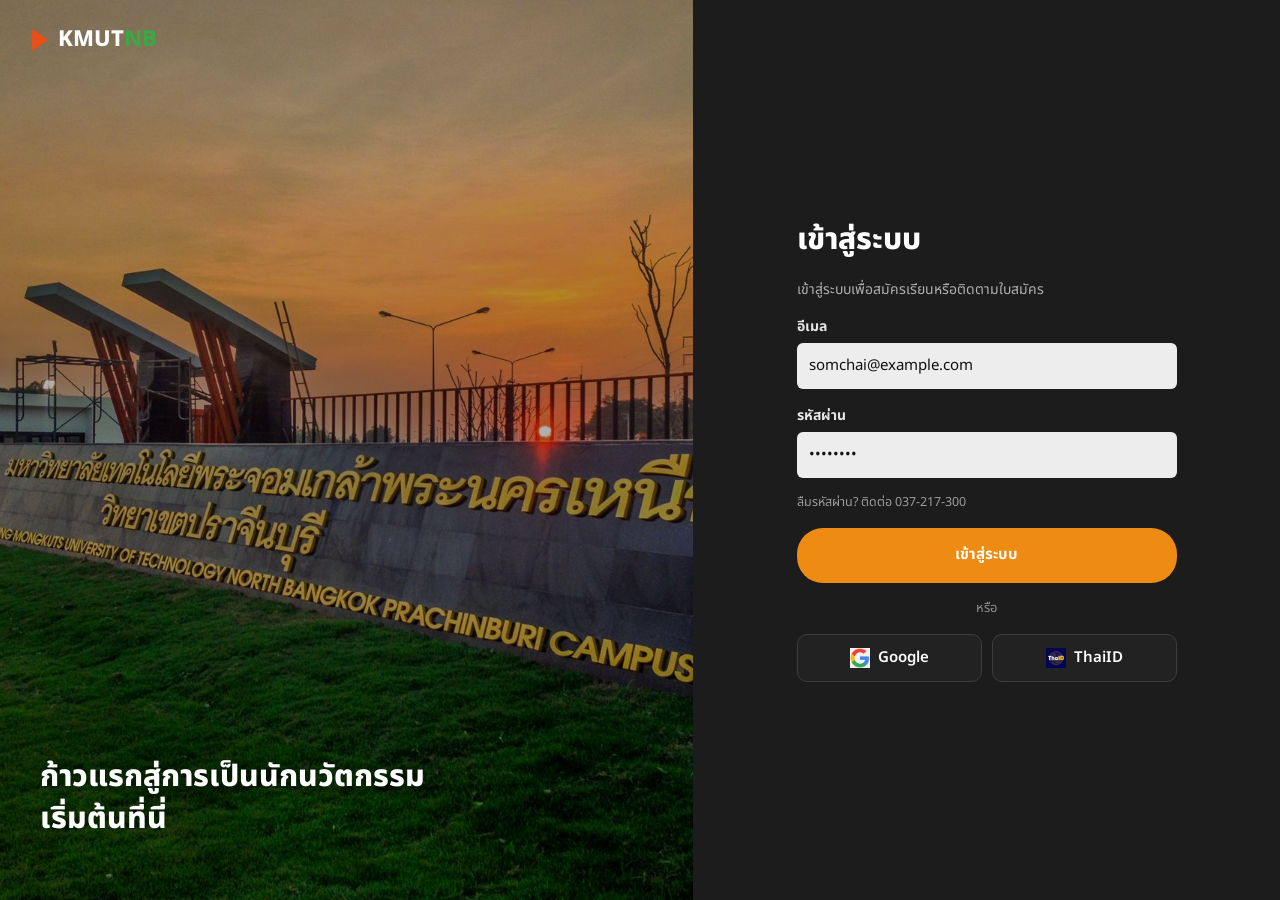
<file: review.html>
<!DOCTYPE html>
<html lang="th">
<head>
<meta charset="UTF-8">
<meta name="viewport" content="width=device-width, initial-scale=1.0">
<title>ตรวจสอบใบสมัคร | สมัครเรียน มจพ. ปราจีนบุรี</title>
<link rel="preconnect" href="https://fonts.googleapis.com">
<link href="https://fonts.googleapis.com/css2?family=Noto+Sans+Thai:wght@400;500;600;700;800&display=swap" rel="stylesheet">
<link rel="stylesheet" href="css/app.css">
</head>
<body data-auth="1" data-nav="programs.html" data-step="4">
<div id="header"></div>

<main id="main">
  <div class="narrow page stack">
    <div>
      <h1 class="page-title">สมัครเรียน</h1>
      <div class="apply-for" id="applyFor"></div>
      <ol class="stepper" id="stepper"></ol>
    </div>

    <section class="card">
      <div class="head-row" style="margin:0;"><h2 class="card-title">หลักสูตรที่สมัคร</h2><a class="btn btn-ghost btn-sm" href="apply.html">แก้ไข</a></div>
      <dl class="summary">
        <dt>หลักสูตร</dt><dd id="prog"></dd>
        <dt>รอบ</dt><dd id="round"></dd>
        <dt>เอกสาร</dt><dd>4/4 ไฟล์ · ครบ</dd>
      </dl>
    </section>

    <section class="card">
      <div class="head-row" style="margin:0;"><h2 class="card-title">ข้อมูลผู้สมัคร</h2><a class="btn btn-ghost btn-sm" href="profile-1.html">แก้ไข</a></div>
      <dl class="summary" id="who"></dl>
    </section>

    <section class="card">
      <div>
        <h2 class="card-title">ค่าสมัคร</h2>
        <p class="hint">ชำระหลังยืนยันใบสมัคร ใบสมัครจะสมบูรณ์เมื่อชำระเงินแล้ว</p>
      </div>
      <div class="head-row" style="margin:0;"><span>ค่าสมัคร รอบ 1 Portfolio</span><b style="font-size:20px;">400 บาท</b></div>
      <p class="hint small">จำนวนเงินเป็นตัวอย่างสำหรับม็อกอัพ</p>
    </section>

    <section class="card">
      <label class="check"><input type="checkbox" id="agree" required> ข้าพเจ้าตรวจสอบแล้วว่าข้อมูลและเอกสารถูกต้องตามความจริง และยอมรับระเบียบการรับสมัคร</label>
    </section>
  </div>

  <div class="form-bar">
    <div class="narrow">
      <a class="btn btn-outline" href="apply.html">← ย้อนกลับ</a>
      <span class="spacer"></span>
      <a class="btn btn-primary btn-lg" id="confirmBtn" href="payment.html">ยืนยันใบสมัครและชำระเงิน →</a>
    </div>
  </div>
</main>

<div id="footer"></div>
<script src="js/data.js"></script>
<script src="js/mock.js"></script>
<script>
  const p = chosenProgram(), d = Store.draft, f = Store.profile;
  document.getElementById("prog").textContent = p.code + " " + p.nameTh.replace("สาขาวิชา", "");
  document.getElementById("round").textContent = d.round;
  document.getElementById("who").innerHTML = [
    ["ชื่อ-นามสกุล", fullName(f) + " (" + f.fname_en + " " + f.lname_en + ")"],
    ["เลขบัตรประชาชน", f.idcard],
    ["ติดต่อ", f.phone + " · " + f.email],
    ["สถานศึกษา", f.e_school + " · " + f.e_plan],
    ["GPAX", f.gpax],
    ["ผู้ปกครอง", f.g_name + " (" + f.g_rel + ") · " + f.g_phone]
  ].map(([k, v]) => `<dt>${k}</dt><dd>${esc(v)}</dd>`).join("");
  document.getElementById("confirmBtn").addEventListener("click", e => {
    e.preventDefault();
    if(!checkRequired(document.querySelector("main"))) return;
    const app = Store.submit();
    location.href = "payment.html?id=" + app.id;
  });
</script>
</body>
</html>
</file>
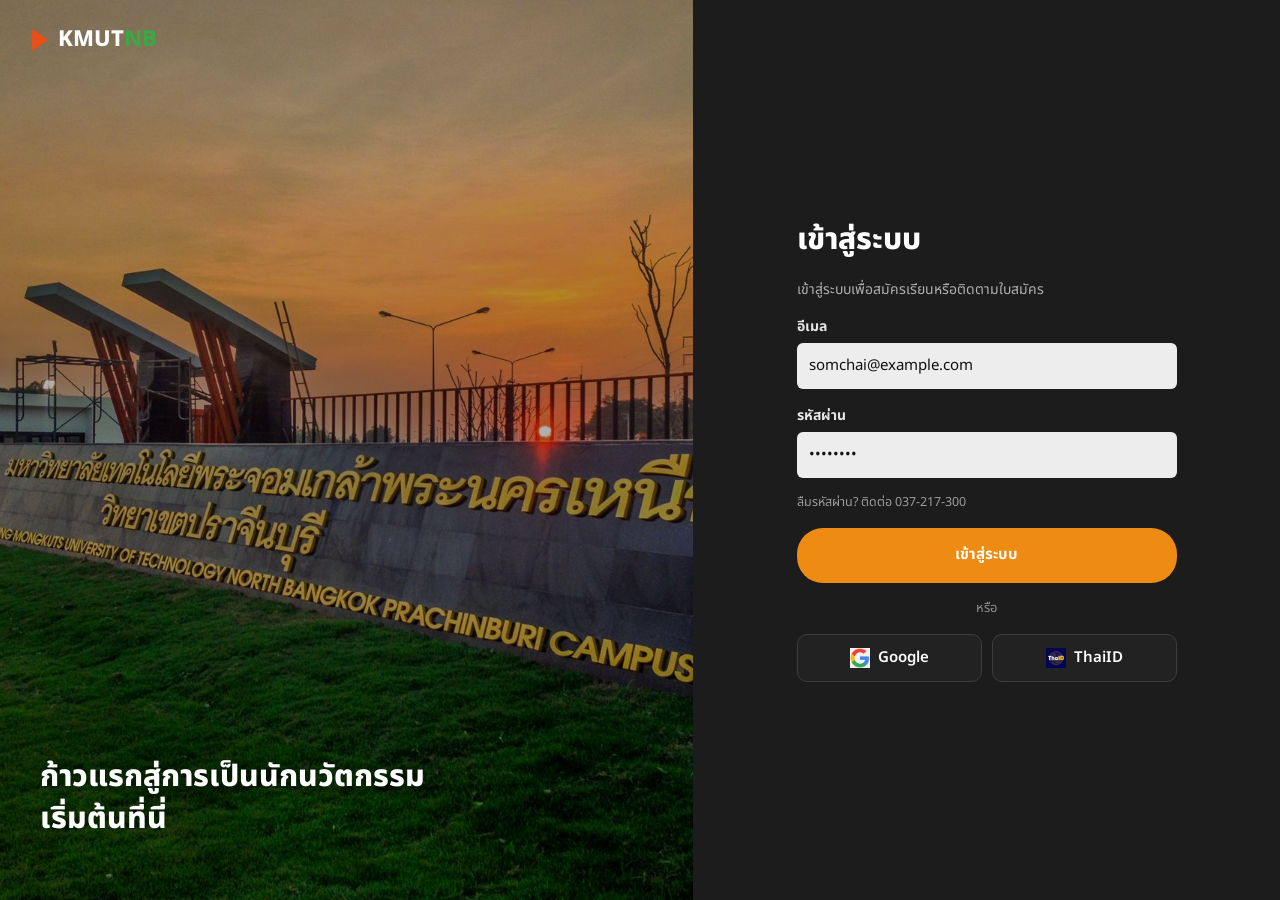
<file: status.html>
<!DOCTYPE html>
<html lang="th">
<head>
<meta charset="UTF-8">
<meta name="viewport" content="width=device-width, initial-scale=1.0">
<title>ใบสมัครของฉัน | รับสมัครนักศึกษา มจพ. ปราจีนบุรี</title>
<link rel="preconnect" href="https://fonts.googleapis.com">
<link href="https://fonts.googleapis.com/css2?family=Noto+Sans+Thai:wght@400;500;600;700;800&display=swap" rel="stylesheet">
<link rel="stylesheet" href="css/app.css">
</head>
<body data-auth="1" data-nav="status.html">
<div id="header"></div>

<main id="main" class="narrow page stack">
  <div class="head-row" style="margin:0;align-items:flex-end;">
    <div>
      <h1 class="page-title">ใบสมัครของฉัน</h1>
      <p class="muted" id="who"></p>
    </div>
    <a class="btn btn-outline" href="programs.html">สมัครหลักสูตรอื่นเพิ่ม</a>
  </div>
  <div id="content"></div>
</main>

<div id="footer"></div>
<script src="js/data.js"></script>
<script src="js/mock.js"></script>
<script>
  const f = Store.profile, u = Store.user;
  document.getElementById("who").textContent = (f.done ? fullName(f) : u ? u.name : "") + " · " + (u ? u.email : "");

  const STEPS = [
    ["ส่งใบสมัคร", ""], ["ชำระค่าสมัคร", "ภายใน 2 ธ.ค. 2569"], ["ตรวจสอบคุณสมบัติ", "ประมาณ 3-5 วันทำการ"],
    ["สอบสัมภาษณ์", "ตามประกาศรายชื่อผู้มีสิทธิ์สอบ"], ["ประกาศผลการคัดเลือก", "ตามกำหนดการรับสมัคร"],
    ["ยืนยันสิทธิ์ที่ mytcas.com", "ภายในวันที่ระบบกลางกำหนด"], ["รายงานตัวและขึ้นทะเบียนนักศึกษาใหม่", "ชำระค่าธรรมเนียมแรกเข้า"]
  ];
  /* what each status means for the applicant; "at" = current step in the timeline */
  const STATUS = {
    unpaid:    { at:1, label:"รอชำระค่าสมัคร", badge:"b-orange", demo:"รอชำระเงิน",
      action: a => `<section class="card warn"><h2 class="card-title">ยังไม่ได้ชำระค่าสมัคร</h2>
        <p class="hint">ใบสมัครจะยังไม่ถูกตรวจสอบจนกว่าจะชำระเงิน · ชำระภายใน 2 ธ.ค. 2569</p>
        <a class="btn btn-primary btn-lg" href="payment.html?id=${a.id}">ชำระค่าสมัคร 400 บาท</a></section>` },
    review:    { at:2, label:"กำลังตรวจสอบคุณสมบัติ", badge:"b-blue", demo:"ตรวจคุณสมบัติ",
      action: () => `<div class="callout info"><span class="ic">i</span><div><b>ได้รับค่าสมัครแล้ว</b>ทางคณะกำลังตรวจสอบคุณสมบัติและเอกสาร ยังไม่ต้องทำอะไรเพิ่ม เราจะแจ้งทางอีเมลเมื่อมีความคืบหน้า</div></div>` },
    interview: { at:3, label:"มีสิทธิ์สอบสัมภาษณ์", badge:"b-navy", demo:"มีสิทธิ์สัมภาษณ์",
      action: () => `<section class="card"><h2 class="card-title">นัดสอบสัมภาษณ์</h2>
        <dl class="summary"><dt>วันที่</dt><dd>12 ธ.ค. 2569 เวลา 09:00 น.</dd>
        <dt>สถานที่</dt><dd>อาคาร 3 คณะเทคโนโลยีและการจัดการอุตสาหกรรม มจพ. ปราจีนบุรี</dd>
        <dt>เตรียมตัว</dt><dd>บัตรประชาชน, Portfolio ฉบับจริง, แต่งกายชุดนักเรียน</dd></dl>
        <a class="btn btn-outline" href="contact.html">ดูแผนที่การเดินทาง</a></section>` },
    passed:    { at:5, label:"ผ่านการคัดเลือก", badge:"b-green", demo:"ผ่านการคัดเลือก",
      action: () => `<section class="card passed"><h2 class="card-title">ยินดีด้วย คุณผ่านการคัดเลือก</h2>
        <p class="hint">ขั้นตอนต่อไปมี 2 อย่าง ทำตามลำดับ:</p>
        <ol class="next-steps"><li><b>ยืนยันสิทธิ์ที่ระบบกลาง mytcas.com</b><span>ถ้าไม่ยืนยันภายในกำหนด จะถือว่าสละสิทธิ์</span></li>
        <li><b>รายงานตัวและขึ้นทะเบียนนักศึกษาใหม่</b><span>เปิดให้ทำหลังยืนยันสิทธิ์แล้ว</span></li></ol>
        <a class="btn btn-green btn-lg" href="https://student.mytcas.com" target="_blank" rel="noopener">ไปยืนยันสิทธิ์ที่ mytcas.com</a></section>` },
    confirmed: { at:6, label:"ยืนยันสิทธิ์แล้ว", badge:"b-green", demo:"ยืนยันสิทธิ์แล้ว",
      action: a => `<section class="card"><h2 class="card-title">รายงานตัวและขึ้นทะเบียนนักศึกษาใหม่</h2>
        <p class="hint">ยืนยันสิทธิ์เรียบร้อยแล้ว ขั้นสุดท้ายคือรายงานตัวและชำระค่าธรรมเนียมแรกเข้า</p>
        <dl class="summary"><dt>ค่าธรรมเนียม</dt><dd>${programByCode(a.code).tuition} บาท (ภาคการศึกษาแรก)</dd><dt>ภายใน</dt><dd>ตามประกาศของมหาวิทยาลัย</dd></dl>
        <button class="btn btn-primary btn-lg" type="button" onclick="toast('ม็อกอัพ: ไปหน้าระบบขึ้นทะเบียนนักศึกษาใหม่')">รายงานตัวและขึ้นทะเบียน</button></section>` }
  };

  function render(){
    const apps = Store.apps;
    const box = document.getElementById("content");
    if(!apps.length){
      box.innerHTML = `<div class="empty card"><p>ยังไม่มีใบสมัคร</p>
        <a class="btn btn-primary" href="programs.html" style="margin-top:12px;">เลือกหลักสูตรที่จะสมัคร</a></div>`;
      return;
    }
    const cur = Store.app(qs("id")) || apps[0];
    const s = STATUS[cur.status];
    const list = apps.map(a => {
      const p = programByCode(a.code), st = STATUS[a.status];
      return `<a class="app-card" href="status.html?id=${a.id}" ${a.id === cur.id ? 'aria-current="true"' : ""}>
        <span class="code">${a.code}</span>
        <div><h2>${esc(p.nameTh)}</h2>
          <p class="meta">${esc(a.round)} · เลขที่ใบสมัคร ${a.id} · สมัครเมื่อ ${esc(a.submittedAt)}</p>
          <span class="badge ${st.badge}">${st.label}</span></div></a>`;
    }).join("");
    const timeline = STEPS.map(([name, when], i) => {
      const cls = i < s.at ? "done" : i === s.at ? "active" : "pending";
      return `<li class="${cls}"><span class="tdot">${i < s.at ? "✓" : i + 1}</span>
        <div class="tbox"><div class="tname">${name}</div><div class="tdate">${i < s.at ? "เรียบร้อย" : (i === 0 ? cur.submittedAt : when)}</div></div></li>`;
    }).join("");
    box.innerHTML = `
      <div class="app-list">${list}</div>
      <div class="demo-bar" role="group" aria-label="ตัวอย่างสถานะ">
        <b>จำลองสถานะ${apps.length > 1 ? " " + cur.code : ""} (สำหรับนำเสนอ):</b>
        <div class="chips">${Object.entries(STATUS).map(([k, v]) =>
          `<button class="chip" type="button" data-s="${k}" aria-pressed="${k === cur.status}">${v.demo}</button>`).join("")}</div>
      </div>
      ${s.action(cur)}
      <section class="card"><h2 class="card-title">ขั้นตอนการคัดเลือก</h2><ol class="timeline">${timeline}</ol></section>`;
    box.querySelectorAll("[data-s]").forEach(b => b.addEventListener("click", () => { Store.setStatus(cur.id, b.dataset.s); render(); }));
  }
  render();
</script>
</body>
</html>
</file>
<file: css/app.css>
/* ==========================================================================
   KMUTNB Admissions mockup — styles
   Tokens mirror the "Theme" variable collection in the Figma file.
   ========================================================================== */

:root{
  --orange-500:#EE8B13; --orange-600:#D97A08; --orange-700:#B8650A; --orange-50:#FFF5E8;
  --navy-900:#12163A; --navy-700:#1F2456;
  --ink:#1C1C1C; --charcoal:#2C2C2C; --muted:#5F6368; --line:#E3E3E3; --bg:#F6F6F4; --white:#FFFFFF;
  --green-500:#2FA84F; --green-50:#ECF8EF; --red-500:#D93F33;
  --blue-500:#2B6CDF; --blue-50:#EAF1FD; --yellow-50:#FFF8E1;
  --input-line:#CFCFCF;
  --r-sm:6px; --r-md:10px; --r-lg:16px;
  --shadow-1:0 1px 2px rgba(0,0,0,.05);
  --shadow-2:0 8px 24px rgba(0,0,0,.10);
  --header-h:68px;
  --font:"Noto Sans Thai","Segoe UI",Tahoma,sans-serif;
}

*{ box-sizing:border-box; }
html{ scroll-behavior:smooth; scroll-padding-top:calc(var(--header-h) + 16px); }
body{ margin:0; font-family:var(--font); font-size:15px; line-height:1.5; color:var(--ink); background:var(--bg); min-height:100vh; display:flex; flex-direction:column; }
main{ flex:1 0 auto; }
img{ max-width:100%; display:block; }
a{ color:inherit; }
button,input,select,textarea{ font:inherit; color:inherit; }
button{ cursor:pointer; }
h1,h2,h3,p,ul,ol,dl,dd{ margin:0; }
ul,ol{ padding:0; }
:focus-visible{ outline:3px solid var(--blue-500); outline-offset:2px; border-radius:4px; }
[hidden]{ display:none !important; }
.sr-only{ position:absolute; width:1px; height:1px; overflow:hidden; clip:rect(0 0 0 0); white-space:nowrap; }

/* page width: 1160 content (Figma: 140px side padding on 1440) / 820 for forms */
.container,.narrow{ width:100%; margin:0 auto; padding-left:20px; padding-right:20px; }
.container{ max-width:1200px; }
.narrow{ max-width:860px; }
.page{ padding-top:36px; padding-bottom:72px; }
.stack>*+*{ margin-top:20px; }
.row{ display:flex; align-items:center; gap:12px; flex-wrap:wrap; }
.spacer{ flex:1; }
.muted{ color:var(--muted); }
.small{ font-size:13px; }
.req{ color:var(--red-500); }
.opt{ color:var(--muted); font-weight:400; }

/* ---------------- Header (component: Header) ---------------- */
.skip{ position:absolute; left:-999px; top:8px; z-index:999; background:#fff; padding:8px 14px; border-radius:6px; }
.skip:focus{ left:8px; }
.topbar{ position:sticky; top:0; z-index:100; background:linear-gradient(180deg,var(--orange-500),var(--orange-600)); color:#fff; box-shadow:0 2px 8px rgba(0,0,0,.12); }
.topbar-inner{ max-width:1440px; margin:0 auto; height:var(--header-h); padding:0 40px; display:flex; align-items:center; gap:32px; }
.brand{ display:flex; align-items:center; gap:10px; text-decoration:none; flex-shrink:0; }
.brand-flag{ width:0; height:0; border-top:11px solid transparent; border-bottom:11px solid transparent; border-left:16px solid #E94E1B; }
.brand-mark{ display:block; font-size:22px; font-weight:800; line-height:1.1; }
.brand-mark .nb{ color:#3AA845; }
.brand-sub{ display:block; font-size:11px; }
.nav{ display:flex; gap:4px; }
.nav a{ padding:8px 12px; border-radius:8px; font-weight:600; text-decoration:none; }
.nav a:hover{ background:rgba(255,255,255,.14); }
.nav a[aria-current="page"]{ background:rgba(255,255,255,.22); }
.top-right{ margin-left:auto; display:flex; align-items:center; gap:8px; }
.btn-login{ background:#fff; color:var(--orange-700); font-weight:700; font-size:14px; padding:9px 20px; border-radius:22px; text-decoration:none; }
.user-chip{ display:flex; align-items:center; gap:8px; padding:4px 14px 4px 4px; border-radius:24px; background:rgba(255,255,255,.15); border:1px solid rgba(255,255,255,.3); font-weight:600; font-size:14px; text-decoration:none; }
.user-chip img{ width:32px; height:32px; border-radius:50%; object-fit:cover; }
.hamburger{ display:none; width:42px; height:42px; border:none; background:transparent; color:#fff; border-radius:10px; }
.hamburger svg{ width:22px; height:22px; fill:currentColor; }
.mobile-nav{ display:none; }

/* ---------------- Footer ---------------- */
.footer{ background:var(--charcoal); color:#CFCFCF; }
.footer-inner{ max-width:1200px; margin:0 auto; padding:36px 20px; display:flex; flex-wrap:wrap; gap:32px 80px; font-size:14px; line-height:1.6; }
.footer h4{ margin:0 0 8px; color:#fff; font-size:15px; }
.footer a{ display:block; color:#CFCFCF; text-decoration:none; }
.footer a:hover{ color:#fff; }
.footer-bottom{ border-top:1px solid #3D3D3D; padding:14px 20px; text-align:center; font-size:12px; color:#9B9B9B; }

/* ---------------- Buttons (component: Button) ---------------- */
.btn{ display:inline-flex; align-items:center; justify-content:center; gap:8px; min-height:46px; padding:12px 24px; border-radius:26px; border:1.5px solid transparent; font-size:15px; font-weight:700; text-decoration:none; white-space:nowrap; background:none; transition:background .15s,border-color .15s; }
.btn:active{ transform:translateY(1px); }
.btn-primary{ background:var(--orange-500); color:#fff; }
.btn-primary:hover{ background:var(--orange-600); }
.btn-outline{ background:#fff; color:var(--ink); border-color:#C9C9C9; }
.btn-outline:hover{ border-color:var(--ink); }
.btn-ghost{ color:var(--orange-700); }
.btn-ghost:hover{ background:var(--orange-50); }
.btn-ondark{ color:#fff; border-color:rgba(255,255,255,.6); }
.btn-ondark:hover{ border-color:#fff; background:rgba(255,255,255,.08); }
.btn-green{ background:var(--green-500); color:#fff; }
.btn-green:hover{ background:#268A41; }
.btn-lg{ min-height:52px; padding:15px 30px; }
.btn-sm{ min-height:38px; padding:7px 16px; font-size:14px; }
.btn-block{ width:100%; }

/* ---------------- Cards, badges, callouts ---------------- */
.card{ background:#fff; border:1px solid var(--line); border-radius:var(--r-lg); padding:26px 28px; }
.card>*+*{ margin-top:14px; }
.card-title{ font-size:19px; font-weight:800; }
.hint{ font-size:14px; color:var(--muted); }
.card-title+.hint{ margin-top:4px; }
.page-title{ font-size:30px; font-weight:800; line-height:1.3; }
.section-title{ font-size:24px; font-weight:800; }
.badge{ display:inline-flex; align-items:center; padding:3px 12px; border-radius:20px; font-size:13px; font-weight:700; white-space:nowrap; }
.b-navy{ background:#E7E8F3; color:var(--navy-900); }
.b-blue{ background:var(--blue-50); color:var(--blue-500); }
.b-green{ background:var(--green-50); color:#1F7A3A; }
.b-gray{ background:#EFEFEF; color:var(--muted); }
.callout{ display:flex; gap:12px; padding:14px 16px; border-radius:var(--r-md); font-size:14px; }
.callout .ic{ font-size:16px; font-weight:800; line-height:1.4; }
.callout b{ display:block; }
.callout.info{ background:var(--blue-50); color:#1C4CA3; } .callout.info .ic{ color:var(--blue-500); }
.callout.ok{ background:var(--green-50); color:#1F6A34; } .callout.ok .ic{ color:var(--green-500); }
.checklist{ list-style:none; }
.checklist li{ display:flex; gap:10px; margin:6px 0; }
.checklist li::before{ content:"✓"; color:var(--green-500); font-weight:800; }
.bullets{ padding-left:20px; }
.bullets li{ margin:6px 0; }
.summary{ display:grid; grid-template-columns:150px 1fr; gap:8px 14px; font-size:14px; }
.summary dt{ color:var(--muted); }
.summary dd{ font-weight:600; }

/* ---------------- Home ---------------- */
.hero{ position:relative; overflow:hidden; background:var(--navy-900); color:#fff; }
.hero>img{ position:absolute; inset:0; width:100%; height:100%; object-fit:cover; opacity:.35; }
.hero::after{ content:""; position:absolute; inset:0; background:linear-gradient(90deg,rgba(18,22,58,.96) 15%,rgba(18,22,58,.4) 85%); }
.hero-inner{ position:relative; z-index:1; max-width:1200px; margin:0 auto; padding:70px 20px 80px; }
.eyebrow{ color:var(--orange-500); font-weight:800; }
.hero h1{ margin:14px 0; font-size:44px; line-height:1.25; font-weight:800; }
.hero p{ max-width:660px; font-size:17px; color:#D9DAE8; }
.hero .row{ margin-top:28px; }
.home-sec+.home-sec{ margin-top:40px; }
.home-sec .sub{ margin:4px 0 18px; color:var(--muted); }
.steps{ display:grid; grid-template-columns:repeat(4,1fr); gap:16px; }
.step{ background:#fff; border:1px solid var(--line); border-radius:var(--r-lg); padding:20px; }
.step .num{ width:34px; height:34px; border-radius:50%; background:var(--orange-500); color:#fff; font-weight:800; display:flex; align-items:center; justify-content:center; margin-bottom:8px; }
.step h3{ font-size:17px; }
.step p{ margin-top:4px; font-size:14px; color:var(--muted); }
.rounds{ display:grid; grid-template-columns:repeat(4,1fr); gap:12px; }
.round{ background:var(--navy-900); border-radius:var(--r-md); padding:14px 18px; border:3px solid transparent; }
.round.now{ border-color:var(--orange-500); }
.round b{ display:block; color:var(--orange-500); font-size:16px; }
.round span{ font-size:13px; color:#C8CAEA; }
.head-row{ display:flex; align-items:center; justify-content:space-between; gap:12px; flex-wrap:wrap; margin-bottom:16px; }

/* ---------------- Program card (component: Program card) ---------------- */
.grid-programs{ display:grid; grid-template-columns:repeat(4,1fr); gap:24px 20px; }
.pcard{ display:flex; flex-direction:column; height:300px; background:#fff; border:1px solid var(--line); border-radius:14px; overflow:hidden; text-decoration:none; box-shadow:0 6px 18px rgba(0,0,0,.10); transition:transform .15s,box-shadow .15s; }
.pcard:hover{ transform:translateY(-3px); box-shadow:0 12px 26px rgba(0,0,0,.14); }
.pcard .cover{ position:relative; height:170px; flex-shrink:0; overflow:hidden; color:#fff; border-bottom:4px solid var(--orange-500);
  background:linear-gradient(145deg,#291BD6 0%,#12163A 100%); }
.pcard .cover::before,.pcard .cover::after{ content:""; position:absolute; border-radius:50%; border:18px solid rgba(255,255,255,.09); }
.pcard .cover::before{ width:200px; height:200px; right:-90px; top:-60px; }
.pcard .cover::after{ width:150px; height:150px; right:-80px; top:40px; border-color:rgba(255,255,255,.07); }
.pcard .tag{ position:absolute; left:18px; top:16px; padding:3px 10px; border-radius:12px; font-size:12px; font-weight:600; background:rgba(255,255,255,.16); border:1px solid rgba(255,255,255,.28); }
.pcard .code{ position:absolute; left:18px; bottom:14px; font-size:46px; font-weight:800; line-height:1; }
.pcard .plate{ flex:1; display:flex; flex-direction:column; padding:14px 18px 16px; }
.pcard .name{ white-space:pre-line; font-size:15px; font-weight:700; line-height:1.4; display:-webkit-box; -webkit-line-clamp:2; -webkit-box-orient:vertical; overflow:hidden; }
.pcard .fee{ margin-top:auto; font-size:13px; font-weight:600; color:var(--muted); }

/* ---------------- Programs page ---------------- */
.search{ display:flex; align-items:center; gap:10px; background:#fff; border:1.5px solid var(--line); border-radius:24px; padding:0 18px; }
.search:focus-within{ border-color:var(--orange-500); box-shadow:0 0 0 3px rgba(238,139,19,.2); }
.search svg{ width:20px; height:20px; fill:var(--muted); flex-shrink:0; }
.search input{ flex:1; border:none; outline:none; height:48px; background:none; }
.chips{ display:flex; gap:8px; flex-wrap:wrap; }
.chip{ display:inline-flex; gap:6px; align-items:center; padding:8px 16px; border-radius:22px; border:1.5px solid var(--line); background:#fff; font-size:14px; font-weight:600; }
.chip .n{ font-size:12px; font-weight:400; color:var(--muted); }
.chip[aria-pressed="true"]{ background:var(--navy-900); border-color:var(--navy-900); color:#fff; }
.chip[aria-pressed="true"] .n{ color:#C8CAEA; }
.empty{ text-align:center; padding:48px 20px; color:var(--muted); }

/* ---------------- Program detail ---------------- */
.major-hero{ position:relative; overflow:hidden; background:var(--orange-700); color:#fff; }
.major-hero>img{ position:absolute; inset:0; width:100%; height:100%; object-fit:cover; opacity:.35; }
.major-hero::after{ content:""; position:absolute; inset:0; background:linear-gradient(90deg,rgba(184,102,10,1) 5%,rgba(238,139,19,.35)); }
.major-hero .inner{ position:relative; z-index:1; max-width:1200px; margin:0 auto; padding:36px 20px 40px; }
.crumbs{ font-size:13px; }
.crumbs a{ text-decoration:none; } .crumbs a:hover{ text-decoration:underline; }
.major-hero .code{ font-size:56px; font-weight:800; line-height:1.1; }
.major-hero .en{ font-size:20px; font-weight:700; }
.major-hero .th{ font-size:15px; color:#FFE9CC; }
.two-col{ display:grid; grid-template-columns:1fr 330px; gap:24px; align-items:start; }
.aside{ position:sticky; top:calc(var(--header-h) + 20px); }
.aside>*+*{ margin-top:16px; }
.fee-box{ background:var(--navy-900); color:#fff; border-radius:var(--r-lg); padding:22px; }
.fee-box .lbl,.fee-box .per{ font-size:13px; color:#C8CAEA; }
.fee-box .amt{ font-size:32px; font-weight:800; color:var(--orange-500); }
.cols-2{ display:grid; grid-template-columns:1fr 1fr; gap:24px; }

/* ---------------- Login ---------------- */
.login{ display:grid; grid-template-columns:780fr 660fr; min-height:100vh; background:var(--ink); }
.login-photo{ position:relative; overflow:hidden; background:#000; }
.login-photo img{ width:100%; height:100%; object-fit:cover; opacity:.7; }
.login-photo .brand{ position:absolute; left:32px; top:28px; color:#fff; }
.login-photo .quote{ position:absolute; left:40px; right:40px; bottom:60px; color:#fff; font-size:30px; font-weight:800; line-height:1.4; text-shadow:0 2px 12px rgba(0,0,0,.5); }
.login-side{ display:flex; align-items:center; justify-content:center; padding:40px 20px; color:#fff; }
.login-box{ width:100%; max-width:380px; }
.login-box>*+*{ margin-top:16px; }
.login-box h1{ font-size:30px; font-weight:800; }
.login-box .lead{ font-size:14px; color:#AFAFAF; }
.login-box label{ display:block; margin-bottom:6px; font-size:14px; font-weight:700; color:#E6E6E6; }
.login-box input{ width:100%; height:46px; padding:0 12px; border:none; border-radius:var(--r-sm); background:#EDEDED; color:#111; }
.login-box .help{ font-size:12.5px; color:#9C9C9C; }
.or{ text-align:center; font-size:13px; color:#8E8E8E; }
.oauth{ display:grid; grid-template-columns:1fr 1fr; gap:10px; }
.oauth a{ display:flex; align-items:center; justify-content:center; gap:8px; height:48px; border-radius:var(--r-md); background:#222; border:1.5px solid #3D3D3D; font-weight:600; text-decoration:none; }
.oauth a:hover{ border-color:#777; }
.oauth img{ width:20px; height:20px; }

/* ---------------- Apply flow ---------------- */
.apply-for{ display:flex; align-items:center; gap:10px; flex-wrap:wrap; margin-top:8px; color:var(--muted); }
.stepper{ display:grid; grid-template-columns:repeat(6,1fr); list-style:none; margin:24px 0 20px; }
.stepper li{ display:flex; flex-direction:column; align-items:center; gap:6px; font-size:13px; font-weight:500; color:var(--muted); text-align:center; }
.stepper .dot{ width:36px; height:36px; border-radius:50%; display:flex; align-items:center; justify-content:center; background:#DADADA; color:#666; font-weight:800; font-size:14px; }
.stepper .done .dot{ background:var(--green-500); color:#fff; }
.stepper .active{ color:var(--ink); font-weight:700; }
.stepper .active .dot{ background:var(--orange-500); color:#fff; box-shadow:0 0 0 4px rgba(238,139,19,.2); }
.fields{ display:grid; grid-template-columns:1fr 1fr; gap:16px 18px; }
.full{ grid-column:1/-1; }
.field label,.field .label{ display:block; margin-bottom:6px; font-size:14px; font-weight:700; }
.field input,.field select,.field textarea{ width:100%; min-height:46px; padding:10px 12px; border:1.5px solid var(--input-line); border-radius:var(--r-sm); background:#fff; }
.field textarea{ min-height:88px; resize:vertical; }
.field input:focus,.field select:focus,.field textarea:focus{ outline:none; border-color:var(--orange-500); box-shadow:0 0 0 3px rgba(238,139,19,.2); }
.field .help{ margin-top:6px; font-size:12.5px; color:var(--muted); }
.avatar-pick{ display:flex; align-items:center; gap:16px; }
.avatar-pick .ph{ width:88px; height:88px; border-radius:50%; background:#E6E6E6; border:2px dashed #C2C2C2; flex-shrink:0; }
.radios{ display:flex; flex-wrap:wrap; gap:10px; }
.radio{ display:flex; align-items:center; gap:8px; min-height:46px; padding:0 16px 0 14px; border:1.5px solid var(--input-line); border-radius:var(--r-sm); background:#fff; font-weight:500; cursor:pointer; }
.radio input{ width:16px; height:16px; margin:0; accent-color:var(--orange-500); }
.radio:has(input:checked){ border-color:var(--orange-500); background:var(--orange-50); }
.radio.disabled{ opacity:.6; cursor:not-allowed; }
.radio.wide{ width:100%; }
.radio.wide .lbl{ flex:1; font-weight:600; }
.check{ display:flex; align-items:flex-start; gap:10px; cursor:pointer; }
.check input{ width:20px; height:20px; margin:1px 0 0; flex-shrink:0; accent-color:var(--orange-500); }
details.more{ background:#FCFCFC; border:1.5px solid var(--line); border-radius:var(--r-md); padding:0 16px; }
details.more summary{ display:flex; align-items:center; gap:10px; padding:14px 0; font-weight:700; cursor:pointer; list-style:none; }
details.more summary::-webkit-details-marker{ display:none; }
details.more summary::before{ content:"+"; color:var(--orange-700); font-size:16px; font-weight:800; width:12px; }
details.more[open] summary::before{ content:"–"; }
details.more summary .opt{ font-size:13px; }
details.more>div{ padding-bottom:18px; }
.upload{ display:flex; align-items:center; gap:14px; padding:14px 16px; border:2px dashed #C9C9C9; border-radius:var(--r-md); background:#FAFAFA; cursor:pointer; }
.upload:hover{ border-color:var(--orange-500); background:var(--orange-50); }
.upload.has{ border-style:solid; border-color:var(--green-500); background:var(--green-50); }
.upload .fi{ width:42px; height:42px; display:flex; align-items:center; justify-content:center; flex-shrink:0; border-radius:var(--r-md); background:#fff; border:1px solid var(--line); font-size:18px; font-weight:800; color:var(--muted); }
.upload.has .fi{ color:var(--green-500); }
.upload .t{ display:block; font-size:14px; font-weight:700; }
.upload.has .t{ color:#1F6A34; }
.upload .s{ display:block; font-size:12.5px; color:var(--muted); }
.upload input{ display:none; }
.form-bar{ position:sticky; bottom:0; z-index:20; background:#fff; border-top:1px solid var(--line); }
.form-bar .narrow{ display:flex; align-items:center; gap:12px; padding-top:14px; padding-bottom:14px; }
.saved{ font-size:13px; font-weight:500; color:var(--green-500); }
.qr{ width:200px; height:200px; margin:0 auto; display:flex; align-items:center; justify-content:center; border:2px dashed #BDBDBD; border-radius:12px; background:#FAFAFA; font-weight:700; color:var(--muted); }
.pay-amount{ font-size:34px; font-weight:800; color:var(--orange-700); }

/* ---------------- Modal (screen 11) ---------------- */
.modal{ position:fixed; inset:0; z-index:500; display:none; align-items:center; justify-content:center; padding:20px; background:rgba(15,15,20,.55); }
.modal.open{ display:flex; }
.modal-card{ width:100%; max-width:440px; padding:32px 28px 26px; border-radius:var(--r-lg); background:#fff; text-align:center; box-shadow:0 24px 60px rgba(0,0,0,.35); }
.modal-card>*+*{ margin-top:12px; }
.big-check{ width:74px; height:74px; margin:0 auto; border-radius:50%; background:var(--green-500); color:#fff; font-size:36px; font-weight:800; display:flex; align-items:center; justify-content:center; }
.modal-card h3{ font-size:22px; font-weight:800; }
.modal-card p{ font-size:14px; color:var(--muted); }

/* ---------------- My application ---------------- */
.app-card{ display:flex; align-items:center; gap:18px; padding:20px; background:#fff; border:1px solid var(--line); border-radius:var(--r-lg); text-decoration:none; }
.app-card:hover{ border-color:#C9C9C9; }
.app-card .code{ width:64px; height:64px; flex-shrink:0; display:flex; align-items:center; justify-content:center; border-radius:var(--r-md); background:var(--navy-900); color:var(--orange-500); font-size:18px; font-weight:800; }
.app-card h2{ font-size:16px; font-weight:700; }
.app-card .meta{ margin:4px 0 6px; font-size:13px; color:var(--muted); }
.next-steps{ list-style:none; counter-reset:n; }
.next-steps li{ counter-increment:n; position:relative; padding-left:40px; margin:10px 0; }
.next-steps li::before{ content:counter(n); position:absolute; left:0; top:0; width:28px; height:28px; border-radius:50%; background:var(--navy-900); color:#fff; font-size:13px; font-weight:800; display:flex; align-items:center; justify-content:center; }
.next-steps b{ display:block; }
.next-steps span{ font-size:13px; color:var(--muted); }
.timeline{ list-style:none; }
.timeline li{ position:relative; display:flex; gap:14px; padding-bottom:16px; }
.timeline li:last-child{ padding-bottom:0; }
.timeline li::before{ content:""; position:absolute; left:15px; top:33px; bottom:0; width:3px; background:#DDD; }
.timeline li:last-child::before{ display:none; }
.timeline li.done::before{ background:var(--green-500); }
.timeline .tdot{ position:relative; z-index:1; width:33px; height:33px; flex-shrink:0; border-radius:50%; display:flex; align-items:center; justify-content:center; font-size:14px; font-weight:800; background:#fff; border:3px solid #D0D0D0; color:#999; }
.timeline .done .tdot{ background:var(--green-500); border-color:var(--green-500); color:#fff; }
.timeline .active .tdot{ background:var(--orange-500); border-color:var(--orange-500); color:#fff; }
.timeline .tbox{ flex:1; padding:10px 16px; border:1px solid var(--line); border-radius:var(--r-md); background:#fff; }
.timeline .active .tbox{ border-color:var(--orange-500); background:var(--orange-50); }
.timeline .tname{ font-weight:700; }
.timeline .pending .tname{ color:#8A8A8A; }
.timeline .tdate{ font-size:12.5px; color:var(--muted); }
.card.passed{ background:var(--green-50); border-color:#B9E3C4; }

/* ---------------- Contact ---------------- */
.map{ position:relative; height:340px; overflow:hidden; border-radius:var(--r-lg); background:#EEEBE3; }
.map iframe{ width:100%; height:100%; border:0; display:block; }
.map .open-maps{ position:absolute; right:14px; top:14px; }
.faq details.more{ background:#fff; }
.faq details.more+details.more{ margin-top:10px; }

/* ---------------- Live-demo additions ---------------- */
.btn-logout{ background:rgba(255,255,255,.15); border:1px solid rgba(255,255,255,.35); color:#fff; border-radius:20px; padding:7px 14px; font-size:13px; font-weight:600; }
.btn-logout:hover{ background:rgba(255,255,255,.25); }
.linklike{ background:none; border:none; padding:0; color:#BDBDBD; text-decoration:underline; font-size:12px; }
.invalid input,.invalid select,.invalid textarea{ border-color:var(--red-500) !important; background:#FFF8F7; }
.check.invalid{ color:var(--red-500); }
.toast{ position:fixed; left:50%; bottom:24px; transform:translate(-50%,20px); opacity:0; pointer-events:none; z-index:999; background:var(--ink); color:#fff; padding:12px 20px; border-radius:24px; font-size:14px; transition:opacity .2s,transform .2s; max-width:calc(100% - 32px); text-align:center; }
.toast.show{ opacity:1; transform:translate(-50%,0); }
.demo-bar{ display:flex; align-items:center; flex-wrap:wrap; gap:10px; padding:10px 14px; border:1px dashed #E0C060; border-radius:var(--r-md); background:var(--yellow-50); font-size:13.5px; }
.demo-bar b{ color:#7A5A00; }
.app-list>*+*{ margin-top:10px; }
#content>*+*{ margin-top:20px; }
.app-card[aria-current="true"]{ border-color:var(--orange-500); box-shadow:0 0 0 3px rgba(238,139,19,.15); }
.card.warn{ background:var(--yellow-50); border-color:#F3DE9C; }
.b-orange{ background:var(--orange-50); color:var(--orange-700); }

/* ---------------- Responsive ---------------- */
@media (max-width:1100px){
  .topbar-inner{ padding:0 20px; gap:20px; }
  .brand-sub{ display:none; }
  .grid-programs{ grid-template-columns:repeat(3,1fr); }
}
@media (max-width:900px){
  .two-col{ grid-template-columns:1fr; }
  .aside{ position:static; }
  .steps,.rounds{ grid-template-columns:repeat(2,1fr); }
  .grid-programs{ grid-template-columns:repeat(2,1fr); }
  .login{ grid-template-columns:1fr; }
  .login-photo{ height:220px; }
  .login-photo .quote{ font-size:20px; bottom:20px; }
}
@media (max-width:760px){
  .nav{ display:none; }
  .hamburger{ display:inline-flex; align-items:center; justify-content:center; }
  .user-chip .nm,.btn-logout{ display:none; }
  .user-chip{ padding:4px; }
  .mobile-nav.open{ display:block; position:sticky; top:var(--header-h); z-index:99; background:#fff; box-shadow:var(--shadow-2); }
  .mobile-nav a{ display:block; padding:14px 20px; border-bottom:1px solid var(--line); font-weight:600; text-decoration:none; }
  .mobile-nav a[aria-current="page"]{ color:var(--orange-700); background:var(--orange-50); }
  .hero h1{ font-size:30px; }
  .hero-inner{ padding:48px 20px 56px; }
  .page-title{ font-size:24px; }
  .fields,.cols-2{ grid-template-columns:1fr; }
  .card{ padding:20px 18px; }
  .stepper .lbl{ display:none; }
  .summary{ grid-template-columns:1fr; gap:2px; }
  .summary dd{ margin-bottom:8px; }
  .btn{ white-space:normal; text-align:center; }
  .form-bar .saved{ display:none; }
  .app-card{ align-items:flex-start; }
}
@media (max-width:480px){
  .steps,.rounds{ grid-template-columns:1fr; }
  .grid-programs{ grid-template-columns:1fr; }
  .pcard{ height:auto; }
  .pcard .plate{ min-height:110px; }
}
</file>
